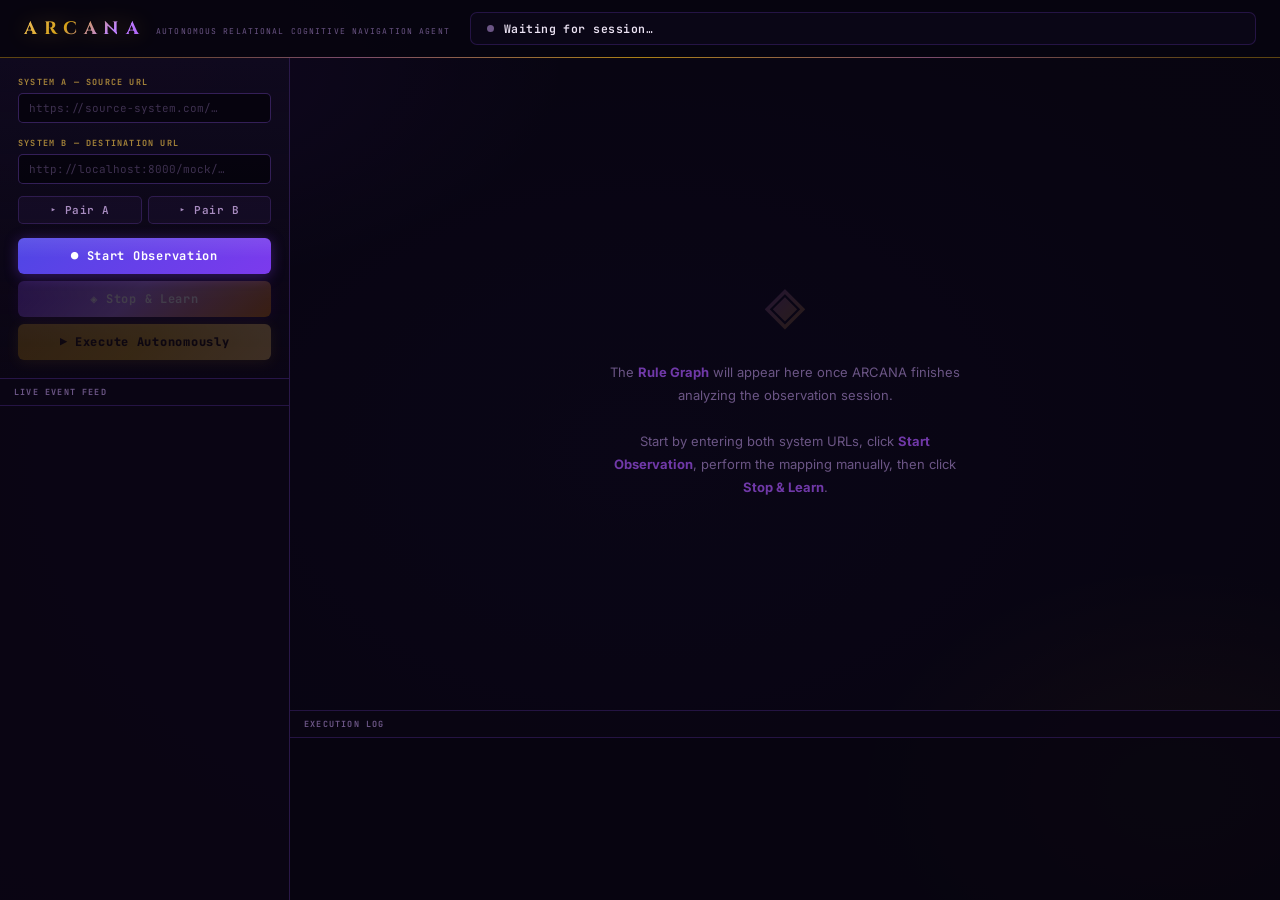
<file: frontend/index.html>
<!DOCTYPE html>
<html lang="en">
<head>
    <meta charset="UTF-8">
    <meta name="viewport" content="width=device-width, initial-scale=1.0">
    <title>ARCANA — Autonomous Relational Cognitive Navigation Agent</title>
    <link rel="preconnect" href="https://fonts.googleapis.com">
    <link rel="preconnect" href="https://fonts.gstatic.com" crossorigin>
    <link href="https://fonts.googleapis.com/css2?family=Cinzel:wght@400;600;700&family=Inter:wght@300;400;500;600&family=JetBrains+Mono:wght@400;600;700&display=swap" rel="stylesheet">
    <link rel="stylesheet" href="style.css">
</head>
<body>
<div id="app">

    <!-- ── Top header + phase status bar ── -->
    <header id="header">
        <div class="brand">
            <span class="brand-name">ARCANA</span>
            <span class="brand-sub">Autonomous Relational Cognitive Navigation Agent</span>
        </div>
        <div id="phase-bar">
            <div class="phase-dot"></div>
            <span id="phase-text">Waiting for session…</span>
        </div>
    </header>

    <!-- ── Two-column main layout ── -->
    <div id="main">

        <!-- ── Left panel: controls + live event feed ── -->
        <aside id="left-panel">
            <div id="controls">

                <span class="ctrl-label">System A — Source URL</span>
                <input
                    id="url-a"
                    class="ctrl-input"
                    type="text"
                    placeholder="https://source-system.com/…"
                    autocomplete="off"
                    spellcheck="false"
                >

                <span class="ctrl-label">System B — Destination URL</span>
                <input
                    id="url-b"
                    class="ctrl-input"
                    type="text"
                    placeholder="http://localhost:8000/mock/…"
                    autocomplete="off"
                    spellcheck="false"
                >

                <!-- Pair presets -->
                <div class="pair-btns">
                    <button id="pair-a-btn" class="btn-pair" title="saucedemo.com → Arca order form">
                        ▸ Pair A
                    </button>
                    <button id="pair-b-btn" class="btn-pair" title="automationexercise.com → Inventory form">
                        ▸ Pair B
                    </button>
                </div>

                <!-- Action buttons -->
                <div class="action-btns">
                    <button id="start-btn" class="btn btn-start">
                        ● Start Observation
                    </button>
                    <button id="learn-btn" class="btn btn-learn" disabled>
                        ◈ Stop &amp; Learn
                    </button>
                    <button id="exec-btn" class="btn btn-execute" disabled>
                        ▶ Execute Autonomously
                    </button>
                </div>

            </div><!-- /controls -->

            <!-- Live event feed -->
            <div id="feed-container">
                <div class="panel-header">Live Event Feed</div>
                <div id="event-feed" role="log" aria-live="polite"></div>
            </div>

        </aside><!-- /left-panel -->

        <!-- ── Right panel: rule graph + execution log ── -->
        <section id="right-panel">

            <!-- Rule Graph — the centrepiece -->
            <div id="rule-graph-panel">
                <div class="empty-state" id="empty-state">
                    <div class="empty-glyph">◈</div>
                    <p>
                        The <strong>Rule Graph</strong> will appear here once ARCANA finishes
                        analyzing the observation session.<br><br>
                        Start by entering both system URLs, click
                        <strong>Start Observation</strong>, perform the mapping manually,
                        then click <strong>Stop &amp; Learn</strong>.
                    </p>
                </div>
            </div>

            <!-- Execution log — shown during Phase III -->
            <div id="exec-panel">
                <div class="panel-header">Execution Log</div>
                <div id="exec-log" role="log" aria-live="polite"></div>
            </div>

        </section><!-- /right-panel -->
    </div><!-- /main -->

    <!-- Narration banner — slides in when ARCANA speaks -->
    <div id="narration-bar" role="status" aria-live="assertive">
        <span class="nar-icon">◉</span>
        <span class="nar-text" id="narration-text"></span>
    </div>

</div><!-- /app -->

<script src="app.js"></script>
</body>
</html>
</file>
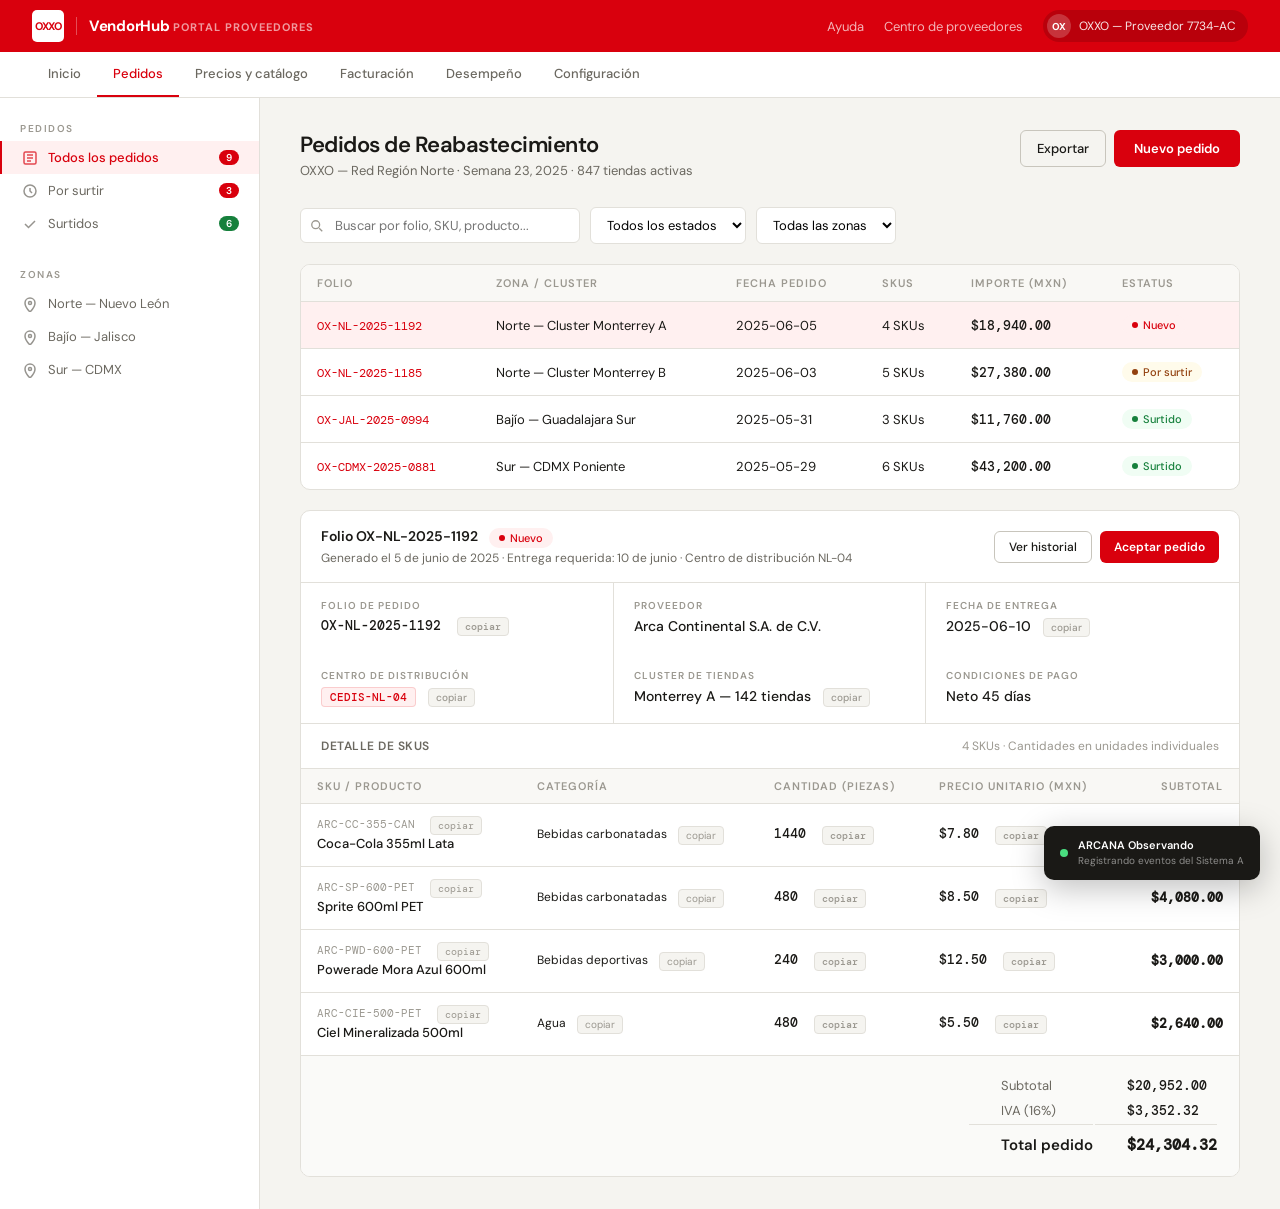
<file: mock_systems/system_a_oxxo.html>
<!DOCTYPE html>
<html lang="es">
<head>
<meta charset="UTF-8">
<meta name="viewport" content="width=device-width, initial-scale=1.0">
<title>OXXO VendorHub — Portal de Pedidos</title>
<link href="https://fonts.googleapis.com/css2?family=DM+Sans:wght@300;400;500;600&family=DM+Mono:wght@400;500&display=swap" rel="stylesheet">
<style>
*{margin:0;padding:0;box-sizing:border-box}
:root{
  --bg:#F5F4F0;
  --surface:#FFFFFF;
  --border:#E2E0DA;
  --border-strong:#C8C5BC;
  --text:#1A1916;
  --text-muted:#6B6860;
  --text-faint:#9B9890;
  --accent:#D9000D;
  --accent-bg:#FFF0F0;
  --accent-dark:#A30009;
  --green:#16803C;
  --green-bg:#F0FDF4;
  --amber:#92400E;
  --amber-bg:#FFFBEB;
  --font:'DM Sans',sans-serif;
  --mono:'DM Mono',monospace;
}
body{font-family:var(--font);background:var(--bg);color:var(--text);font-size:14px;min-height:100vh;}

.topbar{background:#D9000D;color:white;padding:0 32px;height:52px;display:flex;align-items:center;justify-content:space-between;}
.topbar-brand{display:flex;align-items:center;gap:12px;}
.brand-logo{width:32px;height:32px;background:white;border-radius:5px;display:flex;align-items:center;justify-content:center;}
.brand-logo span{color:#D9000D;font-size:11px;font-weight:700;letter-spacing:-0.5px;}
.brand-name{font-size:15px;font-weight:700;color:white;letter-spacing:-0.3px;}
.brand-divider{width:1px;height:18px;background:rgba(255,255,255,0.3);}
.brand-tag{font-size:11px;color:rgba(255,255,255,0.6);letter-spacing:1px;}
.topbar-user{display:flex;align-items:center;gap:20px;}
.topbar-user a{color:rgba(255,255,255,0.7);font-size:13px;text-decoration:none;}
.user-chip{display:flex;align-items:center;gap:8px;background:rgba(0,0,0,0.15);border-radius:100px;padding:4px 12px 4px 4px;}
.user-avatar{width:24px;height:24px;border-radius:50%;background:rgba(255,255,255,0.2);display:flex;align-items:center;justify-content:center;font-size:10px;font-weight:700;color:white;}
.user-name{font-size:12px;color:rgba(255,255,255,0.9);}

.subnav{background:var(--surface);border-bottom:1px solid var(--border);padding:0 32px;display:flex;align-items:center;gap:0;}
.subnav a{display:block;padding:13px 16px;font-size:13px;color:var(--text-muted);text-decoration:none;border-bottom:2px solid transparent;font-weight:500;}
.subnav a.active{color:var(--accent);border-bottom-color:var(--accent);}
.subnav a:hover{color:var(--text);}

.layout{display:grid;grid-template-columns:260px 1fr;min-height:calc(100vh - 88px);}

.sidebar{background:var(--surface);border-right:1px solid var(--border);padding:24px 0;}
.sidebar-section{margin-bottom:28px;}
.sidebar-label{font-size:10px;font-weight:600;color:var(--text-faint);letter-spacing:1.5px;text-transform:uppercase;padding:0 20px;margin-bottom:6px;}
.sidebar-item{display:flex;align-items:center;gap:10px;padding:8px 20px;font-size:13px;color:var(--text-muted);cursor:pointer;border-left:2px solid transparent;}
.sidebar-item:hover{background:var(--bg);color:var(--text);}
.sidebar-item.active{background:var(--accent-bg);color:var(--accent);border-left-color:var(--accent);font-weight:500;}
.sidebar-item .icon{width:16px;height:16px;opacity:0.7;flex-shrink:0;}
.badge{background:var(--accent);color:white;font-size:10px;padding:1px 7px;border-radius:100px;margin-left:auto;font-weight:600;}
.badge.green{background:var(--green);}

.main{padding:32px 40px;background:var(--bg);}
.page-header{display:flex;align-items:flex-start;justify-content:space-between;margin-bottom:28px;}
.page-title{font-size:22px;font-weight:600;letter-spacing:-0.5px;}
.page-sub{font-size:13px;color:var(--text-muted);margin-top:3px;}
.btn-primary{background:var(--accent);color:white;border:none;padding:9px 20px;border-radius:6px;font-size:13px;font-weight:600;cursor:pointer;font-family:var(--font);}
.btn-primary:hover{background:var(--accent-dark);}
.btn-ghost{background:transparent;border:1px solid var(--border-strong);color:var(--text);padding:9px 16px;border-radius:6px;font-size:13px;font-weight:500;cursor:pointer;font-family:var(--font);}

.filters{display:flex;gap:10px;margin-bottom:20px;align-items:center;}
.search-box{flex:1;max-width:280px;position:relative;}
.search-box input{width:100%;padding:8px 12px 8px 34px;border:1px solid var(--border);border-radius:6px;font-size:13px;font-family:var(--font);background:var(--surface);}
.search-box input:focus{outline:none;border-color:var(--accent);box-shadow:0 0 0 3px rgba(217,0,13,0.08);}
.search-icon{position:absolute;left:10px;top:50%;transform:translateY(-50%);color:var(--text-faint);}
.filter-select{padding:8px 12px;border:1px solid var(--border);border-radius:6px;font-size:13px;font-family:var(--font);background:var(--surface);cursor:pointer;}

.orders-card{background:var(--surface);border:1px solid var(--border);border-radius:10px;overflow:hidden;}
.orders-table{width:100%;border-collapse:collapse;}
.orders-table th{background:#F9F8F5;padding:11px 16px;text-align:left;font-size:11px;font-weight:600;color:var(--text-faint);letter-spacing:1px;text-transform:uppercase;border-bottom:1px solid var(--border);}
.orders-table td{padding:13px 16px;border-bottom:1px solid var(--border);font-size:13px;vertical-align:middle;}
.orders-table tr:last-child td{border-bottom:none;}
.orders-table tr:hover td{background:#FAFAF8;cursor:pointer;}
.orders-table tr.selected td{background:var(--accent-bg);}
.status-pill{display:inline-flex;align-items:center;gap:5px;padding:3px 10px;border-radius:100px;font-size:11px;font-weight:500;}
.status-pill.pending{background:var(--amber-bg);color:var(--amber);}
.status-pill.confirmed{background:var(--green-bg);color:var(--green);}
.status-pill.new{background:var(--accent-bg);color:var(--accent);}
.status-dot{width:6px;height:6px;border-radius:50%;background:currentColor;}
.order-id{font-family:var(--mono);font-size:12px;color:var(--accent);}
.amount{font-family:var(--mono);font-size:13px;font-weight:500;}

.detail-panel{background:var(--surface);border:1px solid var(--border);border-radius:10px;margin-top:20px;overflow:hidden;}
.detail-header{padding:16px 20px;border-bottom:1px solid var(--border);display:flex;align-items:center;justify-content:space-between;}
.detail-title{font-size:14px;font-weight:600;}
.detail-sub{font-size:12px;color:var(--text-muted);margin-top:2px;}
.detail-actions{display:flex;gap:8px;}
.detail-grid{display:grid;grid-template-columns:1fr 1fr 1fr;gap:0;border-bottom:1px solid var(--border);}
.detail-field{padding:16px 20px;border-right:1px solid var(--border);}
.detail-field:nth-child(3n){border-right:none;}
.field-label{font-size:10px;font-weight:600;color:var(--text-faint);letter-spacing:1px;text-transform:uppercase;margin-bottom:5px;}
.field-value{font-size:14px;font-weight:500;}
.field-value.mono{font-family:var(--mono);font-size:13px;}
.items-header{padding:14px 20px;border-bottom:1px solid var(--border);display:flex;align-items:center;justify-content:space-between;}
.items-label{font-size:12px;font-weight:600;color:var(--text-muted);letter-spacing:0.5px;text-transform:uppercase;}
.items-table{width:100%;border-collapse:collapse;}
.items-table th{background:#F9F8F5;padding:10px 16px;text-align:left;font-size:11px;font-weight:600;color:var(--text-faint);letter-spacing:1px;text-transform:uppercase;}
.items-table th:last-child,.items-table td:last-child{text-align:right;}
.items-table td{padding:12px 16px;border-top:1px solid var(--border);font-size:13px;}
.item-sku{font-family:var(--mono);font-size:11px;color:var(--text-faint);}
.item-name{font-weight:500;margin-bottom:2px;}
.qty-cell,.price-cell,.total-cell{font-family:var(--mono);font-weight:500;}
.total-cell{font-weight:600;}
.totals-row{display:flex;justify-content:flex-end;padding:16px 20px;border-top:1px solid var(--border);background:#FAFAF8;}
.totals-table tr td{padding:3px 0 3px 32px;font-size:13px;color:var(--text-muted);}
.totals-table tr td:last-child{font-family:var(--mono);font-weight:500;color:var(--text);}
.totals-table tr.grand td{color:var(--text);font-weight:600;font-size:15px;border-top:1px solid var(--border);padding-top:10px;}

.copy-hint{display:inline-flex;align-items:center;gap:4px;font-size:10px;color:var(--text-faint);background:var(--bg);padding:2px 7px;border-radius:4px;border:1px solid var(--border);margin-left:8px;cursor:pointer;vertical-align:middle;}
.copy-hint:hover{border-color:var(--accent);color:var(--accent);}

/* OXXO-specific: store code tag */
.store-code{display:inline-block;background:#FFF0F0;color:var(--accent);font-family:var(--mono);font-size:11px;padding:2px 8px;border-radius:4px;border:1px solid rgba(217,0,13,0.15);}

.observer-badge{position:fixed;bottom:20px;right:20px;background:var(--text);color:white;border-radius:10px;padding:12px 16px;font-size:12px;display:flex;align-items:center;gap:10px;box-shadow:0 8px 32px rgba(0,0,0,0.25);z-index:100;}
.observer-dot{width:8px;height:8px;border-radius:50%;background:#4ADE80;animation:obs-pulse 1.5s ease-in-out infinite;}
@keyframes obs-pulse{0%,100%{opacity:1;box-shadow:0 0 0 0 rgba(74,222,128,0.5)}50%{opacity:0.8;box-shadow:0 0 0 5px rgba(74,222,128,0)}}
.observer-text strong{display:block;font-weight:600;font-size:11px;}
.observer-text span{color:rgba(255,255,255,0.5);font-size:10px;}
</style>
</head>
<body>

<div class="topbar">
  <div class="topbar-brand">
    <div class="brand-logo"><span>OXXO</span></div>
    <div class="brand-divider"></div>
    <div>
      <div class="brand-name">VendorHub <span class="brand-tag">PORTAL PROVEEDORES</span></div>
    </div>
  </div>
  <div class="topbar-user">
    <a href="#">Ayuda</a>
    <a href="#">Centro de proveedores</a>
    <div class="user-chip">
      <div class="user-avatar">OX</div>
      <div class="user-name">OXXO — Proveedor 7734-AC</div>
    </div>
  </div>
</div>

<nav class="subnav">
  <a href="#">Inicio</a>
  <a href="#" class="active">Pedidos</a>
  <a href="#">Precios y catálogo</a>
  <a href="#">Facturación</a>
  <a href="#">Desempeño</a>
  <a href="#">Configuración</a>
</nav>

<div class="layout">
  <aside class="sidebar">
    <div class="sidebar-section">
      <div class="sidebar-label">Pedidos</div>
      <div class="sidebar-item active">
        <svg class="icon" viewBox="0 0 16 16" fill="none" stroke="currentColor" stroke-width="1.5"><rect x="2" y="2" width="12" height="12" rx="1.5"/><path d="M5 8h6M5 5h6M5 11h4"/></svg>
        Todos los pedidos <span class="badge">9</span>
      </div>
      <div class="sidebar-item">
        <svg class="icon" viewBox="0 0 16 16" fill="none" stroke="currentColor" stroke-width="1.5"><circle cx="8" cy="8" r="6"/><path d="M8 5v3l2 2"/></svg>
        Por surtir <span class="badge">3</span>
      </div>
      <div class="sidebar-item">
        <svg class="icon" viewBox="0 0 16 16" fill="none" stroke="currentColor" stroke-width="1.5"><path d="M13 5L6.5 11.5 3 8"/></svg>
        Surtidos <span class="badge green">6</span>
      </div>
    </div>
    <div class="sidebar-section">
      <div class="sidebar-label">Zonas</div>
      <div class="sidebar-item">
        <svg class="icon" viewBox="0 0 16 16" fill="none" stroke="currentColor" stroke-width="1.5"><path d="M8 2C5.2 2 3 4.2 3 7c0 4 5 9 5 9s5-5 5-9c0-2.8-2.2-5-5-5z"/><circle cx="8" cy="7" r="1.5"/></svg>
        Norte — Nuevo León
      </div>
      <div class="sidebar-item">
        <svg class="icon" viewBox="0 0 16 16" fill="none" stroke="currentColor" stroke-width="1.5"><path d="M8 2C5.2 2 3 4.2 3 7c0 4 5 9 5 9s5-5 5-9c0-2.8-2.2-5-5-5z"/><circle cx="8" cy="7" r="1.5"/></svg>
        Bajío — Jalisco
      </div>
      <div class="sidebar-item">
        <svg class="icon" viewBox="0 0 16 16" fill="none" stroke="currentColor" stroke-width="1.5"><path d="M8 2C5.2 2 3 4.2 3 7c0 4 5 9 5 9s5-5 5-9c0-2.8-2.2-5-5-5z"/><circle cx="8" cy="7" r="1.5"/></svg>
        Sur — CDMX
      </div>
    </div>
  </aside>

  <main class="main">
    <div class="page-header">
      <div>
        <div class="page-title">Pedidos de Reabastecimiento</div>
        <div class="page-sub">OXXO — Red Región Norte · Semana 23, 2025 · 847 tiendas activas</div>
      </div>
      <div style="display:flex;gap:8px;">
        <button class="btn-ghost">Exportar</button>
        <button class="btn-primary">Nuevo pedido</button>
      </div>
    </div>

    <div class="filters">
      <div class="search-box">
        <svg class="search-icon" width="14" height="14" viewBox="0 0 16 16" fill="none" stroke="currentColor" stroke-width="1.5"><circle cx="6.5" cy="6.5" r="4.5"/><path d="M10.5 10.5L14 14"/></svg>
        <input type="text" placeholder="Buscar por folio, SKU, producto...">
      </div>
      <select class="filter-select">
        <option>Todos los estados</option>
        <option>Nuevo</option>
        <option>Por surtir</option>
        <option>Surtido</option>
      </select>
      <select class="filter-select">
        <option>Todas las zonas</option>
        <option>Norte</option>
        <option>Bajío</option>
        <option>Sur</option>
      </select>
    </div>

    <div class="orders-card">
      <table class="orders-table">
        <thead>
          <tr>
            <th>Folio</th>
            <th>Zona / Cluster</th>
            <th>Fecha pedido</th>
            <th>SKUs</th>
            <th>Importe (MXN)</th>
            <th>Estatus</th>
          </tr>
        </thead>
        <tbody>
          <tr class="selected">
            <td><span class="order-id">OX-NL-2025-1192</span></td>
            <td>Norte — Cluster Monterrey A</td>
            <td>2025-06-05</td>
            <td>4 SKUs</td>
            <td><span class="amount">$18,940.00</span></td>
            <td><span class="status-pill new"><span class="status-dot"></span>Nuevo</span></td>
          </tr>
          <tr>
            <td><span class="order-id">OX-NL-2025-1185</span></td>
            <td>Norte — Cluster Monterrey B</td>
            <td>2025-06-03</td>
            <td>5 SKUs</td>
            <td><span class="amount">$27,380.00</span></td>
            <td><span class="status-pill pending"><span class="status-dot"></span>Por surtir</span></td>
          </tr>
          <tr>
            <td><span class="order-id">OX-JAL-2025-0994</span></td>
            <td>Bajío — Guadalajara Sur</td>
            <td>2025-05-31</td>
            <td>3 SKUs</td>
            <td><span class="amount">$11,760.00</span></td>
            <td><span class="status-pill confirmed"><span class="status-dot"></span>Surtido</span></td>
          </tr>
          <tr>
            <td><span class="order-id">OX-CDMX-2025-0881</span></td>
            <td>Sur — CDMX Poniente</td>
            <td>2025-05-29</td>
            <td>6 SKUs</td>
            <td><span class="amount">$43,200.00</span></td>
            <td><span class="status-pill confirmed"><span class="status-dot"></span>Surtido</span></td>
          </tr>
        </tbody>
      </table>
    </div>

    <!-- DETAIL: OX-NL-2025-1192 -->
    <div class="detail-panel">
      <div class="detail-header">
        <div>
          <div class="detail-title">
            Folio OX-NL-2025-1192
            <span class="status-pill new" style="margin-left:8px;font-size:11px;"><span class="status-dot"></span>Nuevo</span>
          </div>
          <div class="detail-sub">Generado el 5 de junio de 2025 · Entrega requerida: 10 de junio · Centro de distribución NL-04</div>
        </div>
        <div class="detail-actions">
          <button class="btn-ghost" style="font-size:12px;padding:7px 14px;">Ver historial</button>
          <button class="btn-primary" style="font-size:12px;padding:7px 14px;">Aceptar pedido</button>
        </div>
      </div>

      <div class="detail-grid">
        <div class="detail-field">
          <div class="field-label">Folio de pedido</div>
          <div class="field-value mono">OX-NL-2025-1192 <span class="copy-hint" onclick="copyField('OX-NL-2025-1192')">copiar</span></div>
        </div>
        <div class="detail-field">
          <div class="field-label">Proveedor</div>
          <div class="field-value">Arca Continental S.A. de C.V.</div>
        </div>
        <div class="detail-field">
          <div class="field-label">Fecha de entrega</div>
          <div class="field-value">2025-06-10 <span class="copy-hint" onclick="copyField('2025-06-10')">copiar</span></div>
        </div>
        <div class="detail-field">
          <div class="field-label">Centro de distribución</div>
          <div class="field-value"><span class="store-code">CEDIS-NL-04</span> <span class="copy-hint" onclick="copyField('CEDIS-NL-04')">copiar</span></div>
        </div>
        <div class="detail-field">
          <div class="field-label">Cluster de tiendas</div>
          <div class="field-value">Monterrey A — 142 tiendas <span class="copy-hint" onclick="copyField('Monterrey A')">copiar</span></div>
        </div>
        <div class="detail-field">
          <div class="field-label">Condiciones de pago</div>
          <div class="field-value">Neto 45 días</div>
        </div>
      </div>

      <div class="items-header">
        <span class="items-label">Detalle de SKUs</span>
        <span style="font-size:12px;color:var(--text-faint);">4 SKUs · Cantidades en unidades individuales</span>
      </div>

      <table class="items-table">
        <thead>
          <tr>
            <th>SKU / Producto</th>
            <th>Categoría</th>
            <th>Cantidad (piezas)</th>
            <th>Precio unitario (MXN)</th>
            <th>Subtotal</th>
          </tr>
        </thead>
        <tbody>
          <tr>
            <td>
              <div class="item-sku">ARC-CC-355-CAN <span class="copy-hint" onclick="copyField('ARC-CC-355-CAN')">copiar</span></div>
              <div class="item-name">Coca-Cola 355ml Lata</div>
            </td>
            <td><span style="font-size:12px;">Bebidas carbonatadas <span class="copy-hint" onclick="copyField('Bebidas carbonatadas')">copiar</span></span></td>
            <td class="qty-cell">1440 <span class="copy-hint" onclick="copyField('1440')">copiar</span></td>
            <td class="price-cell">$7.80 <span class="copy-hint" onclick="copyField('7.80')">copiar</span></td>
            <td class="total-cell">$11,232.00</td>
          </tr>
          <tr>
            <td>
              <div class="item-sku">ARC-SP-600-PET <span class="copy-hint" onclick="copyField('ARC-SP-600-PET')">copiar</span></div>
              <div class="item-name">Sprite 600ml PET</div>
            </td>
            <td><span style="font-size:12px;">Bebidas carbonatadas <span class="copy-hint" onclick="copyField('Bebidas carbonatadas')">copiar</span></span></td>
            <td class="qty-cell">480 <span class="copy-hint" onclick="copyField('480')">copiar</span></td>
            <td class="price-cell">$8.50 <span class="copy-hint" onclick="copyField('8.50')">copiar</span></td>
            <td class="total-cell">$4,080.00</td>
          </tr>
          <tr>
            <td>
              <div class="item-sku">ARC-PWD-600-PET <span class="copy-hint" onclick="copyField('ARC-PWD-600-PET')">copiar</span></div>
              <div class="item-name">Powerade Mora Azul 600ml</div>
            </td>
            <td><span style="font-size:12px;">Bebidas deportivas <span class="copy-hint" onclick="copyField('Bebidas deportivas')">copiar</span></span></td>
            <td class="qty-cell">240 <span class="copy-hint" onclick="copyField('240')">copiar</span></td>
            <td class="price-cell">$12.50 <span class="copy-hint" onclick="copyField('12.50')">copiar</span></td>
            <td class="total-cell">$3,000.00</td>
          </tr>
          <tr>
            <td>
              <div class="item-sku">ARC-CIE-500-PET <span class="copy-hint" onclick="copyField('ARC-CIE-500-PET')">copiar</span></div>
              <div class="item-name">Ciel Mineralizada 500ml</div>
            </td>
            <td><span style="font-size:12px;">Agua <span class="copy-hint" onclick="copyField('Agua')">copiar</span></span></td>
            <td class="qty-cell">480 <span class="copy-hint" onclick="copyField('480')">copiar</span></td>
            <td class="price-cell">$5.50 <span class="copy-hint" onclick="copyField('5.50')">copiar</span></td>
            <td class="total-cell">$2,640.00</td>
          </tr>
        </tbody>
      </table>

      <div class="totals-row">
        <table class="totals-table">
          <tr><td>Subtotal</td><td>$20,952.00</td></tr>
          <tr><td>IVA (16%)</td><td>$3,352.32</td></tr>
          <tr class="grand"><td>Total pedido</td><td>$24,304.32</td></tr>
        </table>
      </div>
    </div>
  </main>
</div>

<div class="observer-badge">
  <div class="observer-dot"></div>
  <div class="observer-text">
    <strong>ARCANA Observando</strong>
    <span>Registrando eventos del Sistema A</span>
  </div>
</div>

<script>
function copyField(val) {
  navigator.clipboard.writeText(val).catch(() => {
    const el = document.createElement('textarea');
    el.value = val;
    document.body.appendChild(el);
    el.select();
    document.execCommand('copy');
    document.body.removeChild(el);
  });
  console.log('[ARCANA · System A · OXXO] copy →', val);
  const btn = window.event?.target;
  if (btn) {
    const orig = btn.textContent;
    btn.textContent = '✓';
    btn.style.color = 'var(--green)';
    setTimeout(() => { btn.textContent = orig; btn.style.color = ''; }, 1200);
  }
}
document.addEventListener('copy', (e) => {
  const sel = window.getSelection()?.toString();
  if (sel) console.log('[ARCANA · System A · OXXO] selection copy →', sel.trim());
});
</script>
</body>
</html>
</file>
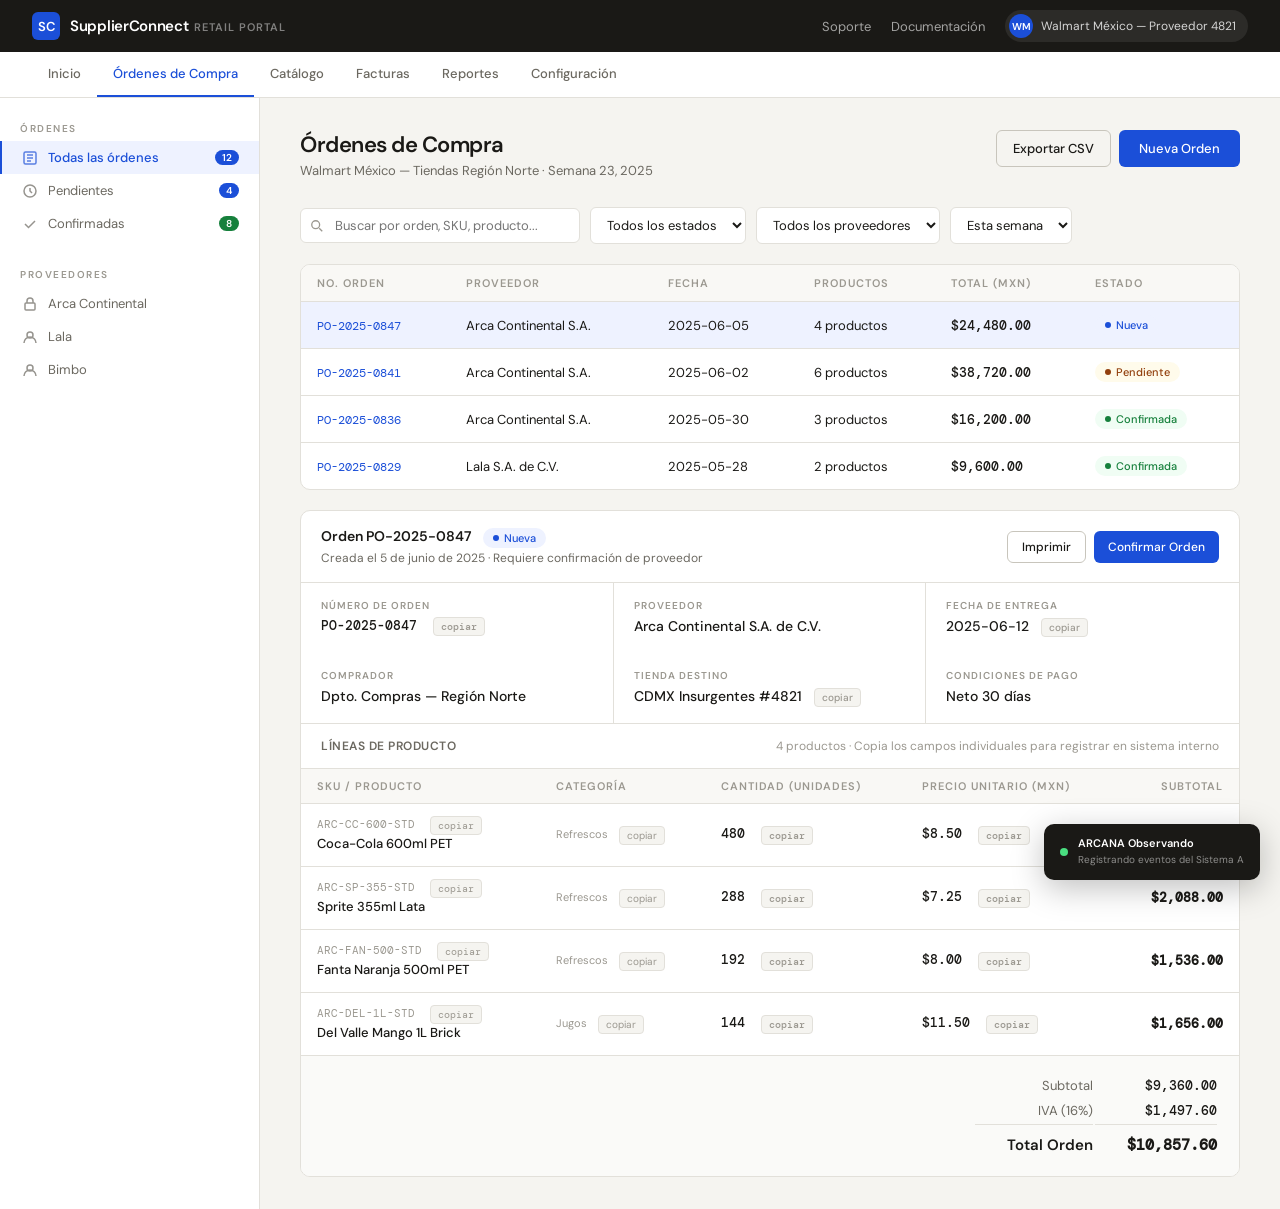
<file: mock_systems/system_a_portal.html>
<!DOCTYPE html>
<html lang="es">
<head>
<meta charset="UTF-8">
<meta name="viewport" content="width=device-width, initial-scale=1.0">
<title>SupplierConnect — Portal de Órdenes de Compra</title>
<link href="https://fonts.googleapis.com/css2?family=DM+Sans:wght@300;400;500;600&family=DM+Mono:wght@400;500&display=swap" rel="stylesheet">
<style>
*{margin:0;padding:0;box-sizing:border-box}
:root{
  --bg:#F5F4F0;
  --surface:#FFFFFF;
  --border:#E2E0DA;
  --border-strong:#C8C5BC;
  --text:#1A1916;
  --text-muted:#6B6860;
  --text-faint:#9B9890;
  --accent:#1B4FD8;
  --accent-bg:#EEF2FF;
  --green:#16803C;
  --green-bg:#F0FDF4;
  --amber:#92400E;
  --amber-bg:#FFFBEB;
  --red:#991B1B;
  --red-bg:#FEF2F2;
  --font:'DM Sans',sans-serif;
  --mono:'DM Mono',monospace;
}
body{font-family:var(--font);background:var(--bg);color:var(--text);font-size:14px;min-height:100vh;}

/* TOP NAV */
.topbar{background:var(--text);color:white;padding:0 32px;height:52px;display:flex;align-items:center;justify-content:space-between;}
.topbar-brand{display:flex;align-items:center;gap:10px;}
.brand-logo{width:28px;height:28px;background:#1B4FD8;border-radius:6px;display:flex;align-items:center;justify-content:center;}
.brand-logo span{color:white;font-size:13px;font-weight:600;}
.brand-name{font-size:15px;font-weight:600;color:white;letter-spacing:-0.3px;}
.brand-tag{font-size:11px;color:rgba(255,255,255,0.45);letter-spacing:1px;margin-left:2px;}
.topbar-user{display:flex;align-items:center;gap:20px;}
.topbar-user a{color:rgba(255,255,255,0.6);font-size:13px;text-decoration:none;}
.user-chip{display:flex;align-items:center;gap:8px;background:rgba(255,255,255,0.08);border-radius:100px;padding:4px 12px 4px 4px;}
.user-avatar{width:24px;height:24px;border-radius:50%;background:#1B4FD8;display:flex;align-items:center;justify-content:center;font-size:10px;font-weight:600;color:white;}
.user-name{font-size:12px;color:rgba(255,255,255,0.8);}

/* SUBNAV */
.subnav{background:var(--surface);border-bottom:1px solid var(--border);padding:0 32px;display:flex;align-items:center;gap:0;}
.subnav a{display:block;padding:13px 16px;font-size:13px;color:var(--text-muted);text-decoration:none;border-bottom:2px solid transparent;font-weight:500;}
.subnav a.active{color:var(--accent);border-bottom-color:var(--accent);}
.subnav a:hover{color:var(--text);}

/* LAYOUT */
.layout{display:grid;grid-template-columns:260px 1fr;min-height:calc(100vh - 88px);}

/* SIDEBAR */
.sidebar{background:var(--surface);border-right:1px solid var(--border);padding:24px 0;}
.sidebar-section{margin-bottom:28px;}
.sidebar-label{font-size:10px;font-weight:600;color:var(--text-faint);letter-spacing:1.5px;text-transform:uppercase;padding:0 20px;margin-bottom:6px;}
.sidebar-item{display:flex;align-items:center;gap:10px;padding:8px 20px;font-size:13px;color:var(--text-muted);cursor:pointer;border-left:2px solid transparent;}
.sidebar-item:hover{background:var(--bg);color:var(--text);}
.sidebar-item.active{background:var(--accent-bg);color:var(--accent);border-left-color:var(--accent);font-weight:500;}
.sidebar-item .icon{width:16px;height:16px;opacity:0.7;flex-shrink:0;}
.badge{background:var(--accent);color:white;font-size:10px;padding:1px 7px;border-radius:100px;margin-left:auto;font-weight:600;}
.badge.green{background:var(--green);}

/* MAIN */
.main{padding:32px 40px;background:var(--bg);}

.page-header{display:flex;align-items:flex-start;justify-content:space-between;margin-bottom:28px;}
.page-title{font-size:22px;font-weight:600;letter-spacing:-0.5px;color:var(--text);}
.page-sub{font-size:13px;color:var(--text-muted);margin-top:3px;}
.btn-primary{background:var(--accent);color:white;border:none;padding:9px 20px;border-radius:6px;font-size:13px;font-weight:500;cursor:pointer;font-family:var(--font);}
.btn-primary:hover{background:#1641B8;}
.btn-ghost{background:transparent;border:1px solid var(--border-strong);color:var(--text);padding:9px 16px;border-radius:6px;font-size:13px;font-weight:500;cursor:pointer;font-family:var(--font);}

/* FILTERS */
.filters{display:flex;gap:10px;margin-bottom:20px;align-items:center;}
.search-box{flex:1;max-width:280px;position:relative;}
.search-box input{width:100%;padding:8px 12px 8px 34px;border:1px solid var(--border);border-radius:6px;font-size:13px;font-family:var(--font);background:var(--surface);color:var(--text);}
.search-box input:focus{outline:none;border-color:var(--accent);box-shadow:0 0 0 3px rgba(27,79,216,0.08);}
.search-icon{position:absolute;left:10px;top:50%;transform:translateY(-50%);color:var(--text-faint);}
.filter-select{padding:8px 12px;border:1px solid var(--border);border-radius:6px;font-size:13px;font-family:var(--font);background:var(--surface);color:var(--text);cursor:pointer;}

/* ORDERS TABLE */
.orders-card{background:var(--surface);border:1px solid var(--border);border-radius:10px;overflow:hidden;}
.orders-table{width:100%;border-collapse:collapse;}
.orders-table th{background:#F9F8F5;padding:11px 16px;text-align:left;font-size:11px;font-weight:600;color:var(--text-faint);letter-spacing:1px;text-transform:uppercase;border-bottom:1px solid var(--border);}
.orders-table td{padding:13px 16px;border-bottom:1px solid var(--border);font-size:13px;vertical-align:middle;}
.orders-table tr:last-child td{border-bottom:none;}
.orders-table tr:hover td{background:#FAFAF8;cursor:pointer;}
.orders-table tr.selected td{background:var(--accent-bg);}

.status-pill{display:inline-flex;align-items:center;gap:5px;padding:3px 10px;border-radius:100px;font-size:11px;font-weight:500;}
.status-pill.pending{background:var(--amber-bg);color:var(--amber);}
.status-pill.confirmed{background:var(--green-bg);color:var(--green);}
.status-pill.new{background:var(--accent-bg);color:var(--accent);}
.status-dot{width:6px;height:6px;border-radius:50%;background:currentColor;}

.order-id{font-family:var(--mono);font-size:12px;color:var(--accent);}
.amount{font-family:var(--mono);font-size:13px;font-weight:500;}

/* DETAIL PANEL */
.detail-panel{background:var(--surface);border:1px solid var(--border);border-radius:10px;margin-top:20px;overflow:hidden;}
.detail-header{padding:16px 20px;border-bottom:1px solid var(--border);display:flex;align-items:center;justify-content:space-between;}
.detail-title{font-size:14px;font-weight:600;color:var(--text);}
.detail-sub{font-size:12px;color:var(--text-muted);margin-top:2px;}
.detail-actions{display:flex;gap:8px;}

.detail-grid{display:grid;grid-template-columns:1fr 1fr 1fr;gap:0;border-bottom:1px solid var(--border);}
.detail-field{padding:16px 20px;border-right:1px solid var(--border);}
.detail-field:last-child{border-right:none;}
.detail-field:nth-child(3n){border-right:none;}
.field-label{font-size:10px;font-weight:600;color:var(--text-faint);letter-spacing:1px;text-transform:uppercase;margin-bottom:5px;}
.field-value{font-size:14px;color:var(--text);font-weight:500;}
.field-value.mono{font-family:var(--mono);font-size:13px;}
.field-value.large{font-size:18px;font-weight:600;color:var(--text);}

/* ITEMS TABLE */
.items-header{padding:14px 20px;border-bottom:1px solid var(--border);display:flex;align-items:center;justify-content:space-between;}
.items-label{font-size:12px;font-weight:600;color:var(--text-muted);letter-spacing:0.5px;text-transform:uppercase;}
.items-table{width:100%;border-collapse:collapse;}
.items-table th{background:#F9F8F5;padding:10px 16px;text-align:left;font-size:11px;font-weight:600;color:var(--text-faint);letter-spacing:1px;text-transform:uppercase;}
.items-table th:last-child,.items-table td:last-child{text-align:right;}
.items-table td{padding:12px 16px;border-top:1px solid var(--border);font-size:13px;}
.item-sku{font-family:var(--mono);font-size:11px;color:var(--text-faint);}
.item-name{font-weight:500;color:var(--text);margin-bottom:2px;}
.item-cat{font-size:11px;color:var(--text-faint);}
.qty-cell{font-family:var(--mono);font-weight:500;}
.price-cell{font-family:var(--mono);font-weight:500;}
.total-cell{font-family:var(--mono);font-weight:600;}

/* TOTALS */
.totals-row{display:flex;justify-content:flex-end;padding:16px 20px;border-top:1px solid var(--border);background:#FAFAF8;}
.totals-table{text-align:right;}
.totals-table tr td{padding:3px 0 3px 32px;font-size:13px;color:var(--text-muted);}
.totals-table tr td:last-child{font-family:var(--mono);font-weight:500;color:var(--text);}
.totals-table tr.grand td{color:var(--text);font-weight:600;font-size:15px;border-top:1px solid var(--border);padding-top:10px;}

.copy-hint{display:inline-flex;align-items:center;gap:4px;font-size:10px;color:var(--text-faint);background:var(--bg);padding:2px 7px;border-radius:4px;border:1px solid var(--border);margin-left:8px;cursor:pointer;vertical-align:middle;}
.copy-hint:hover{border-color:var(--accent);color:var(--accent);}

/* ARCANA OBSERVER BADGE */
.observer-badge{
  position:fixed;bottom:20px;right:20px;
  background:var(--text);color:white;
  border-radius:10px;padding:12px 16px;
  font-size:12px;display:flex;align-items:center;gap:10px;
  box-shadow:0 8px 32px rgba(0,0,0,0.25);
  z-index:100;
}
.observer-dot{width:8px;height:8px;border-radius:50%;background:#4ADE80;animation:obs-pulse 1.5s ease-in-out infinite;}
@keyframes obs-pulse{0%,100%{opacity:1;box-shadow:0 0 0 0 rgba(74,222,128,0.5)}50%{opacity:0.8;box-shadow:0 0 0 5px rgba(74,222,128,0)}}
.observer-text{line-height:1.4;}
.observer-text strong{display:block;font-weight:600;font-size:11px;}
.observer-text span{color:rgba(255,255,255,0.5);font-size:10px;}
</style>
</head>
<body>

<div class="topbar">
  <div class="topbar-brand">
    <div class="brand-logo"><span>SC</span></div>
    <div>
      <div class="brand-name">SupplierConnect <span class="brand-tag">RETAIL PORTAL</span></div>
    </div>
  </div>
  <div class="topbar-user">
    <a href="#">Soporte</a>
    <a href="#">Documentación</a>
    <div class="user-chip">
      <div class="user-avatar">WM</div>
      <div class="user-name">Walmart México — Proveedor 4821</div>
    </div>
  </div>
</div>

<nav class="subnav">
  <a href="#">Inicio</a>
  <a href="#" class="active">Órdenes de Compra</a>
  <a href="#">Catálogo</a>
  <a href="#">Facturas</a>
  <a href="#">Reportes</a>
  <a href="#">Configuración</a>
</nav>

<div class="layout">
  <aside class="sidebar">
    <div class="sidebar-section">
      <div class="sidebar-label">Órdenes</div>
      <div class="sidebar-item active">
        <svg class="icon" viewBox="0 0 16 16" fill="none" stroke="currentColor" stroke-width="1.5"><rect x="2" y="2" width="12" height="12" rx="1.5"/><path d="M5 8h6M5 5h6M5 11h4"/></svg>
        Todas las órdenes <span class="badge">12</span>
      </div>
      <div class="sidebar-item">
        <svg class="icon" viewBox="0 0 16 16" fill="none" stroke="currentColor" stroke-width="1.5"><circle cx="8" cy="8" r="6"/><path d="M8 5v3l2 2"/></svg>
        Pendientes <span class="badge">4</span>
      </div>
      <div class="sidebar-item">
        <svg class="icon" viewBox="0 0 16 16" fill="none" stroke="currentColor" stroke-width="1.5"><path d="M13 5L6.5 11.5 3 8"/></svg>
        Confirmadas <span class="badge green">8</span>
      </div>
    </div>
    <div class="sidebar-section">
      <div class="sidebar-label">Proveedores</div>
      <div class="sidebar-item">
        <svg class="icon" viewBox="0 0 16 16" fill="none" stroke="currentColor" stroke-width="1.5"><rect x="3" y="7" width="10" height="7" rx="1"/><path d="M5 7V5a3 3 0 016 0v2"/></svg>
        Arca Continental
      </div>
      <div class="sidebar-item">
        <svg class="icon" viewBox="0 0 16 16" fill="none" stroke="currentColor" stroke-width="1.5"><circle cx="8" cy="6" r="3"/><path d="M2 14c0-3.3 2.7-6 6-6s6 2.7 6 6"/></svg>
        Lala
      </div>
      <div class="sidebar-item">
        <svg class="icon" viewBox="0 0 16 16" fill="none" stroke="currentColor" stroke-width="1.5"><circle cx="8" cy="6" r="3"/><path d="M2 14c0-3.3 2.7-6 6-6s6 2.7 6 6"/></svg>
        Bimbo
      </div>
    </div>
  </aside>

  <main class="main">
    <div class="page-header">
      <div>
        <div class="page-title">Órdenes de Compra</div>
        <div class="page-sub">Walmart México — Tiendas Región Norte · Semana 23, 2025</div>
      </div>
      <div style="display:flex;gap:8px;">
        <button class="btn-ghost">Exportar CSV</button>
        <button class="btn-primary">Nueva Orden</button>
      </div>
    </div>

    <div class="filters">
      <div class="search-box">
        <svg class="search-icon" width="14" height="14" viewBox="0 0 16 16" fill="none" stroke="currentColor" stroke-width="1.5"><circle cx="6.5" cy="6.5" r="4.5"/><path d="M10.5 10.5L14 14"/></svg>
        <input type="text" placeholder="Buscar por orden, SKU, producto...">
      </div>
      <select class="filter-select">
        <option>Todos los estados</option>
        <option>Nueva</option>
        <option>Pendiente</option>
        <option>Confirmada</option>
      </select>
      <select class="filter-select">
        <option>Todos los proveedores</option>
        <option>Arca Continental</option>
      </select>
      <select class="filter-select">
        <option>Esta semana</option>
        <option>Este mes</option>
      </select>
    </div>

    <div class="orders-card">
      <table class="orders-table">
        <thead>
          <tr>
            <th>No. Orden</th>
            <th>Proveedor</th>
            <th>Fecha</th>
            <th>Productos</th>
            <th>Total (MXN)</th>
            <th>Estado</th>
          </tr>
        </thead>
        <tbody>
          <tr class="selected" onclick="showDetail('PO-2025-0847')">
            <td><span class="order-id">PO-2025-0847</span></td>
            <td>Arca Continental S.A.</td>
            <td>2025-06-05</td>
            <td>4 productos</td>
            <td><span class="amount">$24,480.00</span></td>
            <td><span class="status-pill new"><span class="status-dot"></span>Nueva</span></td>
          </tr>
          <tr onclick="showDetail('PO-2025-0841')">
            <td><span class="order-id">PO-2025-0841</span></td>
            <td>Arca Continental S.A.</td>
            <td>2025-06-02</td>
            <td>6 productos</td>
            <td><span class="amount">$38,720.00</span></td>
            <td><span class="status-pill pending"><span class="status-dot"></span>Pendiente</span></td>
          </tr>
          <tr onclick="showDetail('PO-2025-0836')">
            <td><span class="order-id">PO-2025-0836</span></td>
            <td>Arca Continental S.A.</td>
            <td>2025-05-30</td>
            <td>3 productos</td>
            <td><span class="amount">$16,200.00</span></td>
            <td><span class="status-pill confirmed"><span class="status-dot"></span>Confirmada</span></td>
          </tr>
          <tr>
            <td><span class="order-id">PO-2025-0829</span></td>
            <td>Lala S.A. de C.V.</td>
            <td>2025-05-28</td>
            <td>2 productos</td>
            <td><span class="amount">$9,600.00</span></td>
            <td><span class="status-pill confirmed"><span class="status-dot"></span>Confirmada</span></td>
          </tr>
        </tbody>
      </table>
    </div>

    <!-- DETAIL PANEL — PO-2025-0847 -->
    <div class="detail-panel" id="detail-panel">
      <div class="detail-header">
        <div>
          <div class="detail-title">Orden PO-2025-0847 <span class="status-pill new" style="margin-left:8px;font-size:11px;"><span class="status-dot"></span>Nueva</span></div>
          <div class="detail-sub">Creada el 5 de junio de 2025 · Requiere confirmación de proveedor</div>
        </div>
        <div class="detail-actions">
          <button class="btn-ghost" style="font-size:12px;padding:7px 14px;">Imprimir</button>
          <button class="btn-primary" style="font-size:12px;padding:7px 14px;">Confirmar Orden</button>
        </div>
      </div>

      <div class="detail-grid">
        <div class="detail-field">
          <div class="field-label">Número de Orden</div>
          <div class="field-value mono" id="f-order-id">PO-2025-0847 <span class="copy-hint" onclick="copyField('PO-2025-0847')">copiar</span></div>
        </div>
        <div class="detail-field">
          <div class="field-label">Proveedor</div>
          <div class="field-value">Arca Continental S.A. de C.V.</div>
        </div>
        <div class="detail-field">
          <div class="field-label">Fecha de Entrega</div>
          <div class="field-value">2025-06-12 <span class="copy-hint" onclick="copyField('2025-06-12')">copiar</span></div>
        </div>
        <div class="detail-field">
          <div class="field-label">Comprador</div>
          <div class="field-value">Dpto. Compras — Región Norte</div>
        </div>
        <div class="detail-field">
          <div class="field-label">Tienda Destino</div>
          <div class="field-value">CDMX Insurgentes #4821 <span class="copy-hint" onclick="copyField('CDMX Insurgentes #4821')">copiar</span></div>
        </div>
        <div class="detail-field">
          <div class="field-label">Condiciones de Pago</div>
          <div class="field-value">Neto 30 días</div>
        </div>
      </div>

      <div class="items-header">
        <span class="items-label">Líneas de Producto</span>
        <span style="font-size:12px;color:var(--text-faint);">4 productos · Copia los campos individuales para registrar en sistema interno</span>
      </div>

      <table class="items-table">
        <thead>
          <tr>
            <th>SKU / Producto</th>
            <th>Categoría</th>
            <th>Cantidad (unidades)</th>
            <th>Precio Unitario (MXN)</th>
            <th>Subtotal</th>
          </tr>
        </thead>
        <tbody>
          <tr>
            <td>
              <div class="item-sku">ARC-CC-600-STD <span class="copy-hint" onclick="copyField('ARC-CC-600-STD')">copiar</span></div>
              <div class="item-name">Coca-Cola 600ml PET</div>
            </td>
            <td><span class="item-cat">Refrescos <span class="copy-hint" onclick="copyField('Refrescos')">copiar</span></span></td>
            <td class="qty-cell">480 <span class="copy-hint" onclick="copyField('480')">copiar</span></td>
            <td class="price-cell">$8.50 <span class="copy-hint" onclick="copyField('8.50')">copiar</span></td>
            <td class="total-cell">$4,080.00</td>
          </tr>
          <tr>
            <td>
              <div class="item-sku">ARC-SP-355-STD <span class="copy-hint" onclick="copyField('ARC-SP-355-STD')">copiar</span></div>
              <div class="item-name">Sprite 355ml Lata</div>
            </td>
            <td><span class="item-cat">Refrescos <span class="copy-hint" onclick="copyField('Refrescos')">copiar</span></span></td>
            <td class="qty-cell">288 <span class="copy-hint" onclick="copyField('288')">copiar</span></td>
            <td class="price-cell">$7.25 <span class="copy-hint" onclick="copyField('7.25')">copiar</span></td>
            <td class="total-cell">$2,088.00</td>
          </tr>
          <tr>
            <td>
              <div class="item-sku">ARC-FAN-500-STD <span class="copy-hint" onclick="copyField('ARC-FAN-500-STD')">copiar</span></div>
              <div class="item-name">Fanta Naranja 500ml PET</div>
            </td>
            <td><span class="item-cat">Refrescos <span class="copy-hint" onclick="copyField('Refrescos')">copiar</span></span></td>
            <td class="qty-cell">192 <span class="copy-hint" onclick="copyField('192')">copiar</span></td>
            <td class="price-cell">$8.00 <span class="copy-hint" onclick="copyField('8.00')">copiar</span></td>
            <td class="total-cell">$1,536.00</td>
          </tr>
          <tr>
            <td>
              <div class="item-sku">ARC-DEL-1L-STD <span class="copy-hint" onclick="copyField('ARC-DEL-1L-STD')">copiar</span></div>
              <div class="item-name">Del Valle Mango 1L Brick</div>
            </td>
            <td><span class="item-cat">Jugos <span class="copy-hint" onclick="copyField('Jugos')">copiar</span></span></td>
            <td class="qty-cell">144 <span class="copy-hint" onclick="copyField('144')">copiar</span></td>
            <td class="price-cell">$11.50 <span class="copy-hint" onclick="copyField('11.50')">copiar</span></td>
            <td class="total-cell">$1,656.00</td>
          </tr>
        </tbody>
      </table>

      <div class="totals-row">
        <table class="totals-table">
          <tr><td>Subtotal</td><td>$9,360.00</td></tr>
          <tr><td>IVA (16%)</td><td>$1,497.60</td></tr>
          <tr class="grand"><td>Total Orden</td><td>$10,857.60</td></tr>
        </table>
      </div>
    </div>
  </main>
</div>

<!-- ARCANA Observer Badge -->
<div class="observer-badge">
  <div class="observer-dot"></div>
  <div class="observer-text">
    <strong>ARCANA Observando</strong>
    <span>Registrando eventos del Sistema A</span>
  </div>
</div>

<script>
function copyField(val) {
  navigator.clipboard.writeText(val).then(() => {
    console.log('[ARCANA · System A] copy →', val);
  }).catch(() => {
    const el = document.createElement('textarea');
    el.value = val;
    document.body.appendChild(el);
    el.select();
    document.execCommand('copy');
    document.body.removeChild(el);
    console.log('[ARCANA · System A] copy →', val);
  });

  const e = window.event;
  if (e) {
    const btn = e.target;
    const orig = btn.textContent;
    btn.textContent = '✓';
    btn.style.color = 'var(--green)';
    setTimeout(() => { btn.textContent = orig; btn.style.color = ''; }, 1200);
  }
}

document.addEventListener('copy', (e) => {
  const sel = window.getSelection()?.toString();
  if (sel) console.log('[ARCANA · System A] selection copy →', sel.trim());
});
</script>
</body>
</html>
</file>
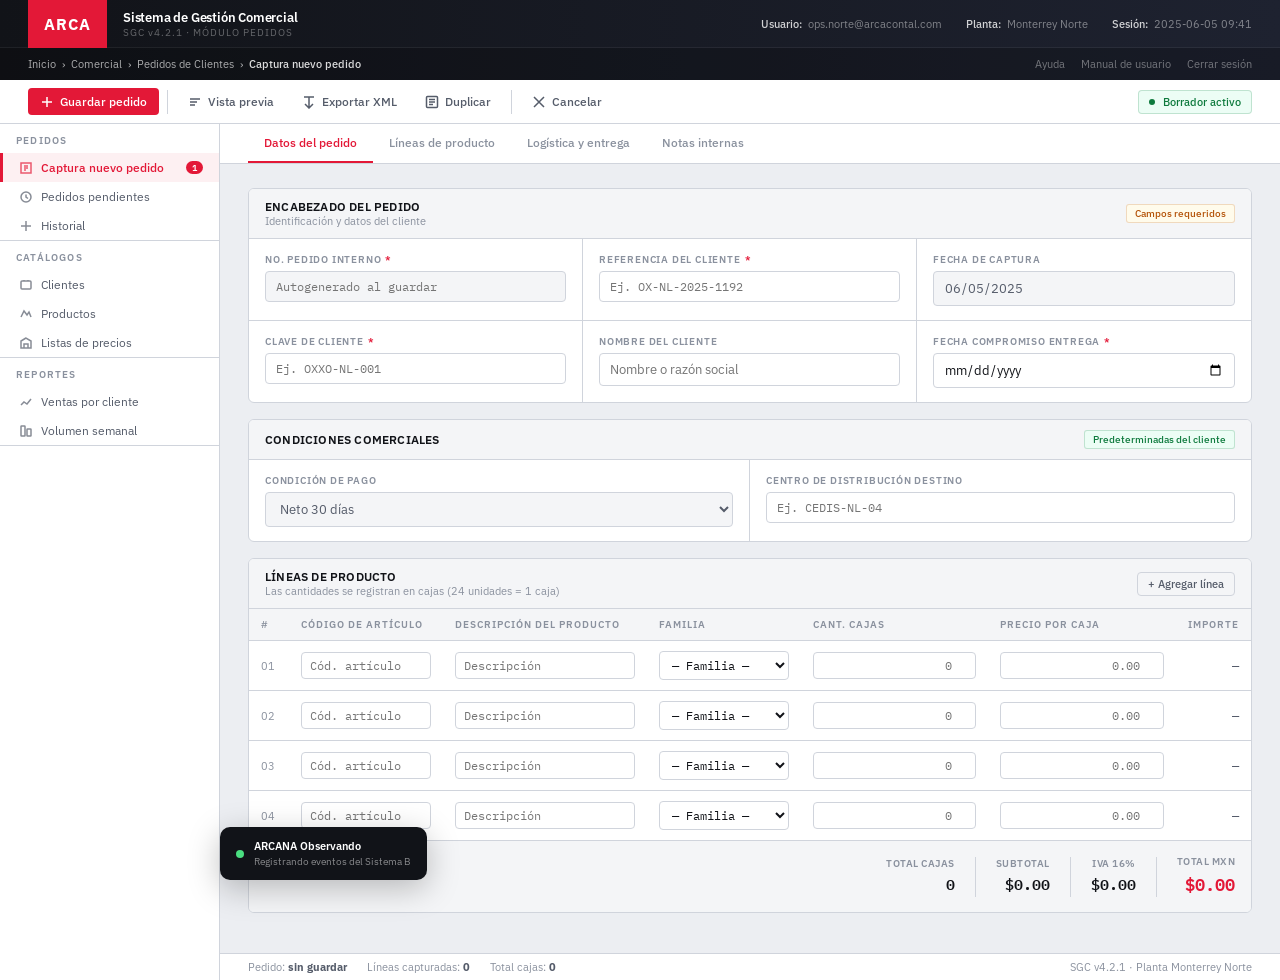
<file: mock_systems/system_b_arca.html>
<!DOCTYPE html>
<html lang="es">
<head>
<meta charset="UTF-8">
<meta name="viewport" content="width=device-width, initial-scale=1.0">
<title>ARCA SAP — Registro de Pedidos Clientes</title>
<link href="https://fonts.googleapis.com/css2?family=IBM+Plex+Sans:wght@300;400;500;600&family=IBM+Plex+Mono:wght@400;500&display=swap" rel="stylesheet">
<style>
*{margin:0;padding:0;box-sizing:border-box}
:root{
  --bg:#ECEEF2;
  --surface:#FFFFFF;
  --surface2:#F4F5F7;
  --border:#D0D4DC;
  --border-strong:#B0B5C0;
  --text:#111318;
  --text-muted:#555C6A;
  --text-faint:#8A919E;
  --arca:#E31837;
  --arca-dark:#B0101F;
  --arca-bg:#FDF0F2;
  --blue:#1A56DB;
  --blue-bg:#EBF5FF;
  --green:#0E7A3D;
  --green-bg:#ECFDF5;
  --amber:#B45309;
  --amber-bg:#FFFBEB;
  --font:'IBM Plex Sans',sans-serif;
  --mono:'IBM Plex Mono',monospace;
}
body{font-family:var(--font);background:var(--bg);color:var(--text);font-size:13px;min-height:100vh;}

/* ENTERPRISE HEADER */
.topbar{
  background:linear-gradient(90deg, #111318 0%, #1E2230 100%);
  padding:0 0 0 0;
  display:flex;flex-direction:column;
}
.topbar-main{
  padding:0 28px;height:48px;display:flex;align-items:center;justify-content:space-between;
  border-bottom:1px solid rgba(255,255,255,0.06);
}
.brand{display:flex;align-items:center;gap:0;}
.brand-arca{
  background:var(--arca);
  padding:0 16px;height:48px;display:flex;align-items:center;
  margin-right:16px;
}
.brand-arca span{color:white;font-size:16px;font-weight:700;letter-spacing:1px;}
.brand-system{
  display:flex;flex-direction:column;
}
.brand-sys-name{color:white;font-size:13px;font-weight:600;letter-spacing:-0.2px;}
.brand-sys-ver{color:rgba(255,255,255,0.35);font-size:10px;letter-spacing:1px;}
.topbar-info{display:flex;align-items:center;gap:24px;}
.info-chip{display:flex;align-items:center;gap:6px;color:rgba(255,255,255,0.45);font-size:11px;}
.info-chip strong{color:rgba(255,255,255,0.8);font-weight:500;}
.topbar-user-row{
  padding:0 28px;height:32px;background:rgba(0,0,0,0.2);
  display:flex;align-items:center;justify-content:space-between;
}
.breadcrumb{display:flex;align-items:center;gap:6px;font-size:11px;color:rgba(255,255,255,0.4);}
.breadcrumb span{color:rgba(255,255,255,0.65);}
.breadcrumb-sep{color:rgba(255,255,255,0.2);}
.topbar-actions{display:flex;gap:16px;}
.topbar-actions a{font-size:11px;color:rgba(255,255,255,0.4);text-decoration:none;}
.topbar-actions a:hover{color:rgba(255,255,255,0.7);}

/* TOOLBAR */
.toolbar{
  background:var(--surface);
  border-bottom:1px solid var(--border);
  padding:0 28px;
  display:flex;align-items:center;
  height:44px;gap:4px;
}
.tb-btn{
  display:flex;align-items:center;gap:6px;
  padding:6px 12px;border-radius:4px;font-size:12px;font-weight:500;
  background:transparent;border:none;cursor:pointer;color:var(--text-muted);
  font-family:var(--font);
}
.tb-btn:hover{background:var(--surface2);color:var(--text);}
.tb-btn.primary{background:var(--arca);color:white;}
.tb-btn.primary:hover{background:var(--arca-dark);}
.tb-btn svg{width:14px;height:14px;flex-shrink:0;}
.tb-sep{width:1px;height:24px;background:var(--border);margin:0 4px;}
.tb-status{
  margin-left:auto;display:flex;align-items:center;gap:8px;
  background:var(--green-bg);border:1px solid rgba(14,122,61,0.2);
  border-radius:4px;padding:4px 10px;
  font-size:11px;color:var(--green);font-weight:500;
}
.tb-status-dot{width:6px;height:6px;border-radius:50%;background:var(--green);}

/* LAYOUT */
.layout{display:grid;grid-template-columns:220px 1fr;min-height:calc(100vh - 124px);}

/* LEFT NAV */
.leftnav{background:var(--surface);border-right:1px solid var(--border);padding:0;}
.nav-group{border-bottom:1px solid var(--border);}
.nav-group-header{
  padding:10px 16px 6px;
  font-size:10px;font-weight:600;color:var(--text-faint);letter-spacing:1.2px;text-transform:uppercase;
}
.nav-item{
  display:flex;align-items:center;gap:8px;
  padding:7px 16px;font-size:12px;color:var(--text-muted);cursor:pointer;
  border-left:3px solid transparent;
}
.nav-item:hover{background:var(--surface2);color:var(--text);}
.nav-item.active{background:var(--arca-bg);color:var(--arca);border-left-color:var(--arca);font-weight:500;}
.nav-item svg{width:14px;height:14px;flex-shrink:0;opacity:0.7;}
.nav-badge{margin-left:auto;background:var(--arca);color:white;font-size:9px;padding:1px 6px;border-radius:100px;font-weight:600;}

/* MAIN CONTENT */
.main{padding:0;display:flex;flex-direction:column;}

/* FORM TABS */
.form-tabs{
  background:var(--surface);border-bottom:1px solid var(--border);
  padding:0 28px;display:flex;gap:0;
}
.form-tab{
  padding:11px 16px;font-size:12px;font-weight:500;color:var(--text-faint);
  cursor:pointer;border-bottom:2px solid transparent;
}
.form-tab.active{color:var(--arca);border-bottom-color:var(--arca);}

.form-body{padding:24px 28px;flex:1;}

/* SECTION BLOCKS */
.form-section{
  background:var(--surface);border:1px solid var(--border);
  border-radius:6px;margin-bottom:16px;overflow:hidden;
}
.section-header{
  background:var(--surface2);
  padding:10px 16px;border-bottom:1px solid var(--border);
  display:flex;align-items:center;justify-content:space-between;
}
.section-title{font-size:12px;font-weight:600;color:var(--text);letter-spacing:0.2px;text-transform:uppercase;}
.section-sub{font-size:11px;color:var(--text-faint);}
.section-badge{
  font-size:10px;padding:2px 8px;border-radius:3px;font-weight:500;
  background:var(--amber-bg);color:var(--amber);border:1px solid rgba(180,83,9,0.2);
}
.section-badge.ok{background:var(--green-bg);color:var(--green);border-color:rgba(14,122,61,0.2);}

/* FIELD GRID */
.field-grid{display:grid;grid-template-columns:repeat(3,1fr);gap:0;}
.field-block{padding:14px 16px;border-right:1px solid var(--border);border-bottom:1px solid var(--border);}
.field-block:nth-child(3n){border-right:none;}
.field-block:nth-last-child(-n+3){border-bottom:none;}
.field-block:last-child{border-bottom:none;}

/* Adjust for 2-col rows */
.field-grid-2{display:grid;grid-template-columns:1fr 1fr;gap:0;}
.field-grid-2 .field-block{border-right:1px solid var(--border);border-bottom:1px solid var(--border);}
.field-grid-2 .field-block:nth-child(2n){border-right:none;}
.field-grid-2 .field-block:last-child,.field-grid-2 .field-block:nth-last-child(2){border-bottom:none;}

.fl{font-size:10px;font-weight:600;color:var(--text-faint);letter-spacing:0.8px;text-transform:uppercase;margin-bottom:5px;display:flex;align-items:center;gap:4px;}
.fl .req{color:var(--arca);}
.fi{
  width:100%;padding:7px 10px;
  border:1px solid var(--border);border-radius:4px;
  font-size:13px;font-family:var(--font);color:var(--text);
  background:white;
}
.fi:focus{outline:none;border-color:var(--blue);box-shadow:0 0 0 2px rgba(26,86,219,0.12);}
.fi.mono{font-family:var(--mono);font-size:12px;}
.fi:read-only{background:var(--surface2);color:var(--text-muted);cursor:default;}
select.fi{cursor:pointer;}

/* LINES TABLE */
.lines-table{width:100%;border-collapse:collapse;}
.lines-table th{
  background:var(--surface2);padding:9px 12px;
  text-align:left;font-size:10px;font-weight:600;color:var(--text-faint);
  letter-spacing:1px;text-transform:uppercase;border-bottom:1px solid var(--border);
}
.lines-table td{padding:10px 12px;border-bottom:1px solid var(--border);vertical-align:middle;}
.lines-table tr:last-child td{border-bottom:none;}
.lines-table tr:hover td{background:#FAFBFC;}
.lines-table th:last-child,.lines-table td:last-child{text-align:right;}

.line-input{
  width:100%;padding:5px 8px;border:1px solid var(--border);border-radius:4px;
  font-size:12px;font-family:var(--mono);text-align:right;
  background:white;color:var(--text);
}
.line-input:focus{outline:none;border-color:var(--blue);}
.line-readonly{
  display:block;font-family:var(--mono);font-size:12px;
  color:var(--text-muted);text-align:right;
}
.sku-display{font-family:var(--mono);font-size:11px;color:var(--text-faint);}
.prod-name{font-size:13px;font-weight:500;color:var(--text);}
.cat-tag{
  display:inline-block;background:var(--blue-bg);color:var(--blue);
  font-size:10px;padding:2px 7px;border-radius:3px;font-weight:500;
}

/* TOTALS */
.totals-bar{
  display:flex;justify-content:flex-end;align-items:center;gap:0;
  padding:14px 16px;background:var(--surface2);border-top:1px solid var(--border);
}
.total-item{text-align:right;padding:0 20px;border-right:1px solid var(--border);}
.total-item:last-child{border-right:none;padding-right:0;}
.total-lbl{font-size:10px;color:var(--text-faint);font-weight:600;letter-spacing:0.5px;text-transform:uppercase;margin-bottom:2px;}
.total-val{font-family:var(--mono);font-size:15px;font-weight:600;color:var(--text);}
.total-val.grand{color:var(--arca);font-size:17px;}

/* STATUS BAR */
.statusbar{
  background:var(--surface);border-top:1px solid var(--border);
  padding:6px 28px;display:flex;align-items:center;gap:20px;
  font-size:11px;color:var(--text-faint);
}
.statusbar span strong{color:var(--text-muted);}

/* PASTE INDICATOR */
.paste-hint{
  position:fixed;bottom:20px;right:20px;
  background:#111318;color:white;border-radius:8px;
  padding:10px 14px;font-size:11px;display:flex;align-items:center;gap:8px;
  box-shadow:0 8px 32px rgba(0,0,0,0.3);z-index:100;
  opacity:0;transform:translateY(6px);transition:all 0.2s;pointer-events:none;
}
.paste-hint.show{opacity:1;transform:translateY(0);}
.paste-dot{width:7px;height:7px;border-radius:50%;background:#4ADE80;animation:pdot 1.5s ease-in-out infinite;}
@keyframes pdot{0%,100%{opacity:1}50%{opacity:0.4}}

.observer-badge{position:fixed;bottom:20px;left:220px;background:#111318;color:white;border-radius:10px;padding:12px 16px;font-size:12px;display:flex;align-items:center;gap:10px;box-shadow:0 8px 32px rgba(0,0,0,0.25);z-index:100;}
.observer-dot{width:8px;height:8px;border-radius:50%;background:#4ADE80;animation:obs-pulse 1.5s ease-in-out infinite;}
@keyframes obs-pulse{0%,100%{opacity:1;box-shadow:0 0 0 0 rgba(74,222,128,0.5)}50%{opacity:0.8;box-shadow:0 0 0 5px rgba(74,222,128,0)}}
.observer-text strong{display:block;font-weight:600;font-size:11px;}
.observer-text span{color:rgba(255,255,255,0.5);font-size:10px;}
</style>
</head>
<body>

<div class="topbar">
  <div class="topbar-main">
    <div class="brand">
      <div class="brand-arca"><span>ARCA</span></div>
      <div class="brand-system">
        <div class="brand-sys-name">Sistema de Gestión Comercial</div>
        <div class="brand-sys-ver">SGC v4.2.1 · MÓDULO PEDIDOS</div>
      </div>
    </div>
    <div class="topbar-info">
      <div class="info-chip"><strong>Usuario:</strong> ops.norte@arcacontal.com</div>
      <div class="info-chip"><strong>Planta:</strong> Monterrey Norte</div>
      <div class="info-chip"><strong>Sesión:</strong> 2025-06-05 09:41</div>
    </div>
  </div>
  <div class="topbar-user-row">
    <div class="breadcrumb">
      <span>Inicio</span><span class="breadcrumb-sep">›</span>
      <span>Comercial</span><span class="breadcrumb-sep">›</span>
      <span>Pedidos de Clientes</span><span class="breadcrumb-sep">›</span>
      <span style="color:rgba(255,255,255,0.85);font-weight:500;">Captura nuevo pedido</span>
    </div>
    <div class="topbar-actions">
      <a href="#">Ayuda</a>
      <a href="#">Manual de usuario</a>
      <a href="#">Cerrar sesión</a>
    </div>
  </div>
</div>

<div class="toolbar">
  <button class="tb-btn primary">
    <svg viewBox="0 0 14 14" fill="none" stroke="currentColor" stroke-width="1.5"><path d="M2 7h10M7 2v10"/></svg>
    Guardar pedido
  </button>
  <div class="tb-sep"></div>
  <button class="tb-btn">
    <svg viewBox="0 0 14 14" fill="none" stroke="currentColor" stroke-width="1.5"><path d="M2 4h10M2 7h7M2 10h5"/></svg>
    Vista previa
  </button>
  <button class="tb-btn">
    <svg viewBox="0 0 14 14" fill="none" stroke="currentColor" stroke-width="1.5"><path d="M11 9l-4 4-4-4M7 13V2"/><path d="M2 2h10"/></svg>
    Exportar XML
  </button>
  <button class="tb-btn">
    <svg viewBox="0 0 14 14" fill="none" stroke="currentColor" stroke-width="1.5"><rect x="1.5" y="1.5" width="11" height="11" rx="1"/><path d="M4 7h6M4 4.5h6M4 9.5h4"/></svg>
    Duplicar
  </button>
  <div class="tb-sep"></div>
  <button class="tb-btn">
    <svg viewBox="0 0 14 14" fill="none" stroke="currentColor" stroke-width="1.5"><path d="M2 12L12 2M2 2l10 10"/></svg>
    Cancelar
  </button>
  <div class="tb-status">
    <div class="tb-status-dot"></div>
    Borrador activo
  </div>
</div>

<div class="layout">
  <nav class="leftnav">
    <div class="nav-group">
      <div class="nav-group-header">Pedidos</div>
      <div class="nav-item active">
        <svg viewBox="0 0 14 14" fill="none" stroke="currentColor" stroke-width="1.5"><path d="M2 2h10v10H2z"/><path d="M5 7h4M5 5h4M5 9h2"/></svg>
        Captura nuevo pedido
        <span class="nav-badge">1</span>
      </div>
      <div class="nav-item">
        <svg viewBox="0 0 14 14" fill="none" stroke="currentColor" stroke-width="1.5"><circle cx="7" cy="7" r="5"/><path d="M7 4.5V7l2 1.5"/></svg>
        Pedidos pendientes
      </div>
      <div class="nav-item">
        <svg viewBox="0 0 14 14" fill="none" stroke="currentColor" stroke-width="1.5"><path d="M2 7h10M7 2v10"/></svg>
        Historial
      </div>
    </div>
    <div class="nav-group">
      <div class="nav-group-header">Catálogos</div>
      <div class="nav-item">
        <svg viewBox="0 0 14 14" fill="none" stroke="currentColor" stroke-width="1.5"><rect x="2" y="3" width="10" height="8" rx="1"/><path d="M5 3V2M9 3V2"/></svg>
        Clientes
      </div>
      <div class="nav-item">
        <svg viewBox="0 0 14 14" fill="none" stroke="currentColor" stroke-width="1.5"><path d="M2 10L5 4l3 4 2-3 2 5"/></svg>
        Productos
      </div>
      <div class="nav-item">
        <svg viewBox="0 0 14 14" fill="none" stroke="currentColor" stroke-width="1.5"><path d="M7 2L2 5v7h10V5z"/><path d="M5 12V8h4v4"/></svg>
        Listas de precios
      </div>
    </div>
    <div class="nav-group">
      <div class="nav-group-header">Reportes</div>
      <div class="nav-item">
        <svg viewBox="0 0 14 14" fill="none" stroke="currentColor" stroke-width="1.5"><path d="M2 10L5 7l3 2 4-5"/></svg>
        Ventas por cliente
      </div>
      <div class="nav-item">
        <svg viewBox="0 0 14 14" fill="none" stroke="currentColor" stroke-width="1.5"><rect x="2" y="2" width="4" height="10" rx="0.5"/><rect x="8" y="5" width="4" height="7" rx="0.5"/></svg>
        Volumen semanal
      </div>
    </div>
  </nav>

  <div class="main">
    <div class="form-tabs">
      <div class="form-tab active">Datos del pedido</div>
      <div class="form-tab">Líneas de producto</div>
      <div class="form-tab">Logística y entrega</div>
      <div class="form-tab">Notas internas</div>
    </div>

    <div class="form-body">

      <!-- ENCABEZADO DEL PEDIDO -->
      <div class="form-section">
        <div class="section-header">
          <div>
            <div class="section-title">Encabezado del pedido</div>
            <div class="section-sub">Identificación y datos del cliente</div>
          </div>
          <span class="section-badge">Campos requeridos</span>
        </div>
        <div class="field-grid">
          <div class="field-block">
            <label class="fl" for="num_pedido">No. Pedido interno <span class="req">*</span></label>
            <input class="fi mono" id="num_pedido" name="num_pedido" placeholder="Autogenerado al guardar" readonly value="">
          </div>
          <div class="field-block">
            <label class="fl" for="ref_cliente">Referencia del cliente <span class="req">*</span></label>
            <input class="fi mono" id="ref_cliente" name="ref_cliente" placeholder="Ej. OX-NL-2025-1192">
          </div>
          <div class="field-block">
            <label class="fl" for="fecha_captura">Fecha de captura</label>
            <input class="fi" id="fecha_captura" name="fecha_captura" type="date" value="2025-06-05" readonly>
          </div>
          <div class="field-block">
            <label class="fl" for="cve_cliente">Clave de cliente <span class="req">*</span></label>
            <input class="fi mono" id="cve_cliente" name="cve_cliente" placeholder="Ej. OXXO-NL-001">
          </div>
          <div class="field-block">
            <label class="fl" for="nombre_cliente">Nombre del cliente</label>
            <input class="fi" id="nombre_cliente" name="nombre_cliente" placeholder="Nombre o razón social">
          </div>
          <div class="field-block">
            <label class="fl" for="fecha_entrega">Fecha compromiso entrega <span class="req">*</span></label>
            <input class="fi" id="fecha_entrega" name="fecha_entrega" type="date" placeholder="">
          </div>
        </div>
      </div>

      <!-- CONDICIONES COMERCIALES -->
      <div class="form-section">
        <div class="section-header">
          <div>
            <div class="section-title">Condiciones comerciales</div>
          </div>
          <span class="section-badge ok">Predeterminadas del cliente</span>
        </div>
        <div class="field-grid-2">
          <div class="field-block">
            <label class="fl" for="condicion_pago">Condición de pago</label>
            <select class="fi" id="condicion_pago" name="condicion_pago">
              <option>Neto 30 días</option>
              <option>Neto 45 días</option>
              <option>Contado</option>
            </select>
          </div>
          <div class="field-block">
            <label class="fl" for="cedis_destino">Centro de distribución destino</label>
            <input class="fi mono" id="cedis_destino" name="cedis_destino" placeholder="Ej. CEDIS-NL-04">
          </div>
        </div>
      </div>

      <!-- LÍNEAS DE PRODUCTO -->
      <div class="form-section">
        <div class="section-header">
          <div>
            <div class="section-title">Líneas de producto</div>
            <div class="section-sub">Las cantidades se registran en cajas (24 unidades = 1 caja)</div>
          </div>
          <button class="tb-btn" style="font-size:11px;padding:4px 10px;border:1px solid var(--border);">+ Agregar línea</button>
        </div>

        <table class="lines-table">
          <thead>
            <tr>
              <th style="width:40px;">#</th>
              <th>Código de artículo</th>
              <th>Descripción del producto</th>
              <th>Familia</th>
              <th>Cant. cajas</th>
              <th>Precio por caja</th>
              <th>Importe</th>
            </tr>
          </thead>
          <tbody>
            <tr>
              <td style="color:var(--text-faint);font-size:11px;">01</td>
              <td>
                <input class="line-input" id="cod_art_1" name="cod_art_1" placeholder="Cód. artículo" style="text-align:left;width:130px;">
                <div class="sku-display" id="sku_hint_1" style="margin-top:3px;display:none;"></div>
              </td>
              <td>
                <input class="line-input" id="desc_prod_1" name="desc_prod_1" placeholder="Descripción" style="text-align:left;width:180px;">
              </td>
              <td>
                <select class="line-input" id="familia_1" name="familia_1" style="text-align:left;width:130px;">
                  <option value="">— Familia —</option>
                  <option>Refrescos</option>
                  <option>Bebidas carbonatadas</option>
                  <option>Bebidas deportivas</option>
                  <option>Agua</option>
                  <option>Jugos</option>
                  <option>Energéticas</option>
                </select>
              </td>
              <td><input class="line-input" id="cant_cajas_1" name="cant_cajas_1" type="number" placeholder="0" min="0" oninput="calcLine(1)"></td>
              <td><input class="line-input" id="precio_caja_1" name="precio_caja_1" type="number" step="0.01" placeholder="0.00" min="0" oninput="calcLine(1)"></td>
              <td><span class="line-readonly" id="importe_1">—</span></td>
            </tr>
            <tr>
              <td style="color:var(--text-faint);font-size:11px;">02</td>
              <td><input class="line-input" id="cod_art_2" name="cod_art_2" placeholder="Cód. artículo" style="text-align:left;width:130px;"></td>
              <td><input class="line-input" id="desc_prod_2" name="desc_prod_2" placeholder="Descripción" style="text-align:left;width:180px;"></td>
              <td>
                <select class="line-input" id="familia_2" name="familia_2" style="text-align:left;width:130px;">
                  <option value="">— Familia —</option>
                  <option>Refrescos</option>
                  <option>Bebidas carbonatadas</option>
                  <option>Bebidas deportivas</option>
                  <option>Agua</option>
                  <option>Jugos</option>
                  <option>Energéticas</option>
                </select>
              </td>
              <td><input class="line-input" id="cant_cajas_2" name="cant_cajas_2" type="number" placeholder="0" min="0" oninput="calcLine(2)"></td>
              <td><input class="line-input" id="precio_caja_2" name="precio_caja_2" type="number" step="0.01" placeholder="0.00" min="0" oninput="calcLine(2)"></td>
              <td><span class="line-readonly" id="importe_2">—</span></td>
            </tr>
            <tr>
              <td style="color:var(--text-faint);font-size:11px;">03</td>
              <td><input class="line-input" id="cod_art_3" name="cod_art_3" placeholder="Cód. artículo" style="text-align:left;width:130px;"></td>
              <td><input class="line-input" id="desc_prod_3" name="desc_prod_3" placeholder="Descripción" style="text-align:left;width:180px;"></td>
              <td>
                <select class="line-input" id="familia_3" name="familia_3" style="text-align:left;width:130px;">
                  <option value="">— Familia —</option>
                  <option>Refrescos</option>
                  <option>Bebidas carbonatadas</option>
                  <option>Bebidas deportivas</option>
                  <option>Agua</option>
                  <option>Jugos</option>
                  <option>Energéticas</option>
                </select>
              </td>
              <td><input class="line-input" id="cant_cajas_3" name="cant_cajas_3" type="number" placeholder="0" min="0" oninput="calcLine(3)"></td>
              <td><input class="line-input" id="precio_caja_3" name="precio_caja_3" type="number" step="0.01" placeholder="0.00" min="0" oninput="calcLine(3)"></td>
              <td><span class="line-readonly" id="importe_3">—</span></td>
            </tr>
            <tr>
              <td style="color:var(--text-faint);font-size:11px;">04</td>
              <td><input class="line-input" id="cod_art_4" name="cod_art_4" placeholder="Cód. artículo" style="text-align:left;width:130px;"></td>
              <td><input class="line-input" id="desc_prod_4" name="desc_prod_4" placeholder="Descripción" style="text-align:left;width:180px;"></td>
              <td>
                <select class="line-input" id="familia_4" name="familia_4" style="text-align:left;width:130px;">
                  <option value="">— Familia —</option>
                  <option>Refrescos</option>
                  <option>Bebidas carbonatadas</option>
                  <option>Bebidas deportivas</option>
                  <option>Agua</option>
                  <option>Jugos</option>
                  <option>Energéticas</option>
                </select>
              </td>
              <td><input class="line-input" id="cant_cajas_4" name="cant_cajas_4" type="number" placeholder="0" min="0" oninput="calcLine(4)"></td>
              <td><input class="line-input" id="precio_caja_4" name="precio_caja_4" type="number" step="0.01" placeholder="0.00" min="0" oninput="calcLine(4)"></td>
              <td><span class="line-readonly" id="importe_4">—</span></td>
            </tr>
          </tbody>
        </table>

        <div class="totals-bar">
          <div class="total-item">
            <div class="total-lbl">Total cajas</div>
            <div class="total-val" id="total-cajas">0</div>
          </div>
          <div class="total-item">
            <div class="total-lbl">Subtotal</div>
            <div class="total-val" id="total-sub">$0.00</div>
          </div>
          <div class="total-item">
            <div class="total-lbl">IVA 16%</div>
            <div class="total-val" id="total-iva">$0.00</div>
          </div>
          <div class="total-item">
            <div class="total-lbl">Total MXN</div>
            <div class="total-val grand" id="total-grand">$0.00</div>
          </div>
        </div>
      </div>

    </div><!-- /form-body -->

    <div class="statusbar">
      <span>Pedido: <strong>sin guardar</strong></span>
      <span>Líneas capturadas: <strong id="sb-lines">0</strong></span>
      <span>Total cajas: <strong id="sb-cajas">0</strong></span>
      <span style="margin-left:auto;">SGC v4.2.1 · Planta Monterrey Norte</span>
    </div>
  </div>
</div>

<div class="paste-hint" id="paste-hint">
  <div class="paste-dot"></div>
  <span id="paste-msg">Campo actualizado</span>
</div>

<div class="observer-badge">
  <div class="observer-dot"></div>
  <div class="observer-text">
    <strong>ARCANA Observando</strong>
    <span>Registrando eventos del Sistema B</span>
  </div>
</div>

<script>
function calcLine(n) {
  const qty = parseFloat(document.getElementById('cant_cajas_'+n)?.value) || 0;
  const price = parseFloat(document.getElementById('precio_caja_'+n)?.value) || 0;
  const imp = qty * price;
  const el = document.getElementById('importe_'+n);
  if (el) el.textContent = imp > 0 ? '$'+imp.toFixed(2) : '—';
  calcTotals();
}

function calcTotals() {
  let sub = 0, cajas = 0, lines = 0;
  for (let i = 1; i <= 4; i++) {
    const qty = parseFloat(document.getElementById('cant_cajas_'+i)?.value) || 0;
    const price = parseFloat(document.getElementById('precio_caja_'+i)?.value) || 0;
    sub += qty * price;
    cajas += qty;
    if (qty > 0) lines++;
  }
  const iva = sub * 0.16;
  document.getElementById('total-cajas').textContent = cajas;
  document.getElementById('total-sub').textContent = '$'+sub.toFixed(2);
  document.getElementById('total-iva').textContent = '$'+iva.toFixed(2);
  document.getElementById('total-grand').textContent = '$'+(sub+iva).toFixed(2);
  document.getElementById('sb-lines').textContent = lines;
  document.getElementById('sb-cajas').textContent = cajas;
}

function showPasteHint(msg) {
  const el = document.getElementById('paste-hint');
  const txt = document.getElementById('paste-msg');
  txt.textContent = msg;
  el.classList.add('show');
  clearTimeout(el._t);
  el._t = setTimeout(() => el.classList.remove('show'), 2000);
}

// Log all focus/input/paste events for ARCANA
document.querySelectorAll('input, select').forEach(el => {
  el.addEventListener('focus', () => {
    console.log('[ARCANA · System B] focus →', el.id || el.name || el.placeholder);
  });
  el.addEventListener('paste', (e) => {
    const val = e.clipboardData?.getData('text') || '';
    console.log('[ARCANA · System B] paste →', el.id, '=', val);
    showPasteHint('Pegado en ' + (el.id || 'campo'));
  });
  el.addEventListener('change', () => {
    console.log('[ARCANA · System B] change →', el.id, '=', el.value);
  });
});
</script>
</body>
</html>
</file>
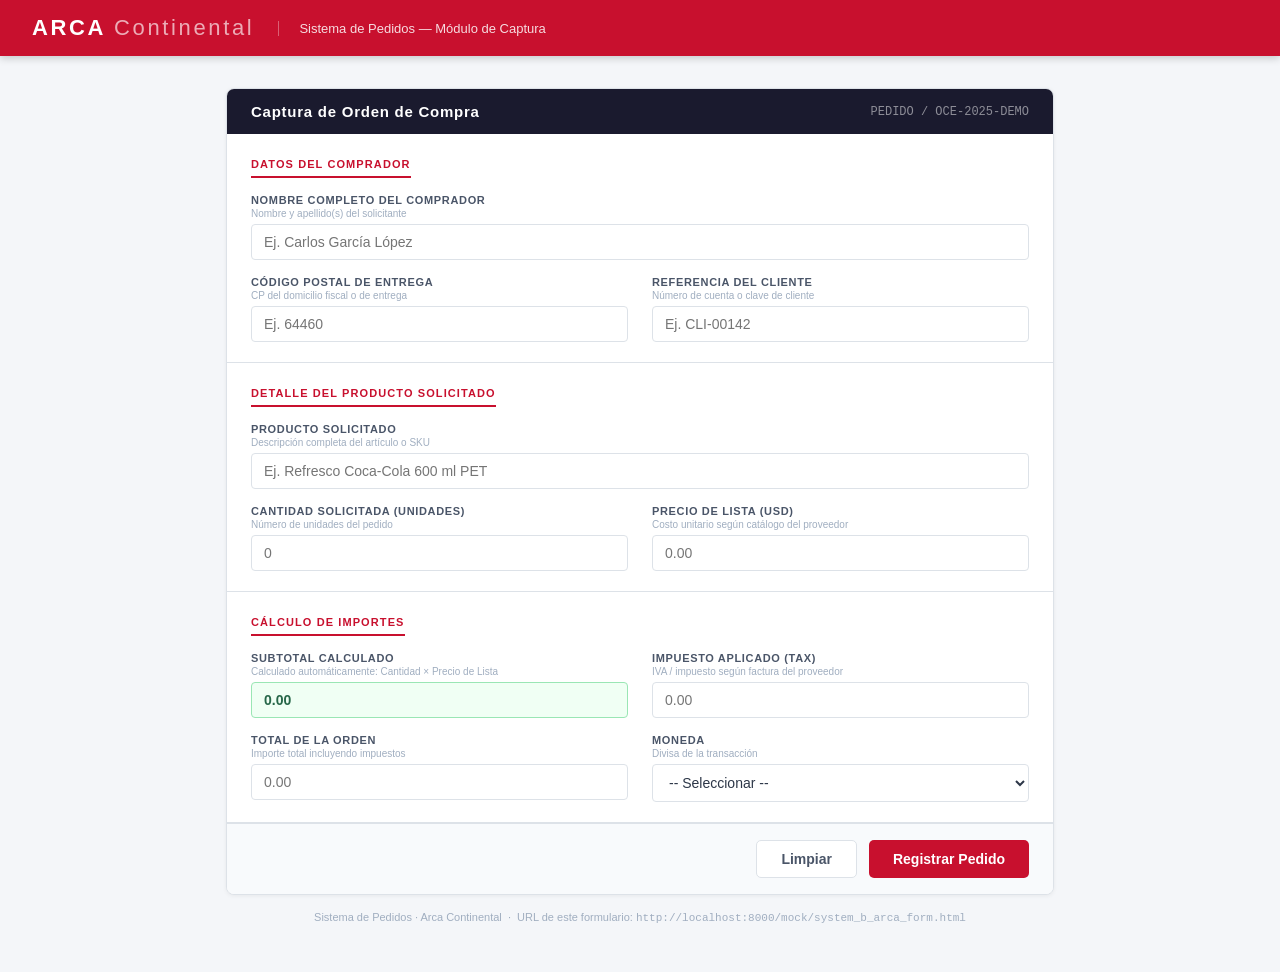
<file: mock_systems/system_b_arca_form.html>
<!DOCTYPE html>
<html lang="es">
<head>
    <meta charset="UTF-8">
    <meta name="viewport" content="width=device-width, initial-scale=1.0">
    <title>Arca Continental — Captura de Pedido</title>
    <style>
        :root {
            --arca-red: #C8102E;
            --arca-dark: #1a1a2e;
            --border: #dde2e8;
            --bg: #f4f6f9;
            --panel: #ffffff;
            --label: #4a5568;
            --readonly: #edf2f7;
            --success: #276749;
        }
        * { box-sizing: border-box; margin: 0; padding: 0; }
        body {
            background: var(--bg);
            font-family: 'Segoe UI', Arial, sans-serif;
            color: #2d3748;
            min-height: 100vh;
        }

        /* ── Header ── */
        .site-header {
            background: var(--arca-red);
            color: white;
            padding: 0 32px;
            display: flex;
            align-items: center;
            gap: 20px;
            height: 56px;
            box-shadow: 0 2px 8px rgba(0,0,0,0.2);
        }
        .site-header .logo {
            font-size: 22px;
            font-weight: 800;
            letter-spacing: 0.12em;
        }
        .site-header .logo span { color: rgba(255,255,255,0.65); font-weight: 400; }
        .site-header .module-name {
            font-size: 13px;
            opacity: 0.85;
            border-left: 1px solid rgba(255,255,255,0.4);
            padding-left: 20px;
            margin-left: 4px;
        }

        /* ── Page layout ── */
        .page-wrapper {
            max-width: 860px;
            margin: 32px auto;
            padding: 0 16px;
        }

        .form-card {
            background: var(--panel);
            border: 1px solid var(--border);
            border-radius: 8px;
            box-shadow: 0 1px 4px rgba(0,0,0,0.06);
            overflow: hidden;
        }

        .form-card-header {
            background: var(--arca-dark);
            color: white;
            padding: 14px 24px;
            display: flex;
            align-items: center;
            justify-content: space-between;
        }
        .form-card-header h1 {
            font-size: 15px;
            font-weight: 600;
            letter-spacing: 0.05em;
        }
        .form-card-header .doc-num {
            font-size: 12px;
            color: rgba(255,255,255,0.5);
            font-family: monospace;
        }

        /* ── Fieldset sections ── */
        .section {
            padding: 20px 24px;
            border-bottom: 1px solid var(--border);
        }
        .section:last-of-type { border-bottom: none; }
        .section-title {
            font-size: 11px;
            font-weight: 700;
            text-transform: uppercase;
            letter-spacing: 0.1em;
            color: var(--arca-red);
            margin-bottom: 16px;
            padding-bottom: 6px;
            border-bottom: 2px solid var(--arca-red);
            display: inline-block;
        }

        /* ── Field grid ── */
        .field-grid {
            display: grid;
            grid-template-columns: 1fr 1fr;
            gap: 16px 24px;
        }
        .field-grid .span-2 { grid-column: span 2; }

        .field-group { display: flex; flex-direction: column; gap: 5px; }
        .field-group label {
            font-size: 11px;
            font-weight: 600;
            color: var(--label);
            text-transform: uppercase;
            letter-spacing: 0.06em;
        }
        .field-group .field-hint {
            font-size: 10px;
            color: #a0aec0;
            margin-top: -3px;
        }

        input[type="text"],
        input[type="number"],
        select,
        textarea {
            width: 100%;
            border: 1px solid var(--border);
            border-radius: 4px;
            padding: 9px 12px;
            font-size: 14px;
            font-family: inherit;
            color: #2d3748;
            background: white;
            transition: border-color 0.15s, box-shadow 0.15s;
        }
        input:focus, select:focus, textarea:focus {
            outline: none;
            border-color: var(--arca-red);
            box-shadow: 0 0 0 3px rgba(200,16,46,0.1);
        }
        input[readonly], input[readonly]:focus {
            background: var(--readonly);
            border-color: #cbd5e0;
            box-shadow: none;
            color: #4a5568;
            cursor: default;
        }
        input.computed {
            background: #f0fff4;
            border-color: #9ae6b4;
            color: var(--success);
            font-weight: 600;
        }

        /* ── Action bar ── */
        .form-actions {
            padding: 16px 24px;
            background: #f8fafc;
            display: flex;
            gap: 12px;
            justify-content: flex-end;
            border-top: 1px solid var(--border);
        }
        .btn {
            padding: 10px 24px;
            border-radius: 5px;
            border: none;
            font-size: 14px;
            font-weight: 600;
            cursor: pointer;
            font-family: inherit;
            transition: opacity 0.15s;
        }
        .btn:hover { opacity: 0.88; }
        .btn-primary { background: var(--arca-red); color: white; }
        .btn-secondary { background: white; color: #4a5568; border: 1px solid var(--border); }

        /* ── Totals strip ── */
        .totals-strip {
            display: flex;
            justify-content: flex-end;
            gap: 32px;
            padding: 16px 24px;
            background: #fafafa;
            border-top: 1px solid var(--border);
        }
        .total-item { text-align: right; }
        .total-item .lbl {
            font-size: 10px;
            font-weight: 700;
            text-transform: uppercase;
            color: var(--label);
            letter-spacing: 0.06em;
            display: block;
        }
        .total-item .val {
            font-size: 18px;
            font-weight: 700;
            color: #2d3748;
        }
        .total-item.highlight .val { color: var(--arca-red); }

        /* ── Footer ── */
        footer {
            text-align: center;
            padding: 16px;
            font-size: 11px;
            color: #a0aec0;
        }
    </style>
</head>
<body>

    <div class="site-header">
        <div class="logo">ARCA <span>Continental</span></div>
        <div class="module-name">Sistema de Pedidos — Módulo de Captura</div>
    </div>

    <div class="page-wrapper">
        <div class="form-card">

            <div class="form-card-header">
                <h1>Captura de Orden de Compra</h1>
                <span class="doc-num">PEDIDO / OCE-2025-DEMO</span>
            </div>

            <!-- ── Section 1: Datos del Comprador ── -->
            <div class="section">
                <div class="section-title">Datos del Comprador</div>
                <div class="field-grid">
                    <div class="field-group span-2">
                        <label for="Nombre_Completo">Nombre Completo del Comprador</label>
                        <div class="field-hint">Nombre y apellido(s) del solicitante</div>
                        <input
                            type="text"
                            id="Nombre_Completo"
                            name="Nombre_Completo"
                            placeholder="Ej. Carlos García López"
                        >
                    </div>
                    <div class="field-group">
                        <label for="CP">Código Postal de Entrega</label>
                        <div class="field-hint">CP del domicilio fiscal o de entrega</div>
                        <input
                            type="text"
                            id="CP"
                            name="CP"
                            placeholder="Ej. 64460"
                            maxlength="10"
                        >
                    </div>
                    <div class="field-group">
                        <label for="Referencia_Cliente">Referencia del Cliente</label>
                        <div class="field-hint">Número de cuenta o clave de cliente</div>
                        <input
                            type="text"
                            id="Referencia_Cliente"
                            name="Referencia_Cliente"
                            placeholder="Ej. CLI-00142"
                        >
                    </div>
                </div>
            </div>

            <!-- ── Section 2: Detalle del Producto ── -->
            <div class="section">
                <div class="section-title">Detalle del Producto Solicitado</div>
                <div class="field-grid">
                    <div class="field-group span-2">
                        <label for="Producto_Solicitado">Producto Solicitado</label>
                        <div class="field-hint">Descripción completa del artículo o SKU</div>
                        <input
                            type="text"
                            id="Producto_Solicitado"
                            name="Producto_Solicitado"
                            placeholder="Ej. Refresco Coca-Cola 600 ml PET"
                        >
                    </div>
                    <div class="field-group">
                        <label for="Cantidad_Solicitada">Cantidad Solicitada (Unidades)</label>
                        <div class="field-hint">Número de unidades del pedido</div>
                        <input
                            type="number"
                            id="Cantidad_Solicitada"
                            name="Cantidad_Solicitada"
                            placeholder="0"
                            min="0"
                            step="1"
                        >
                    </div>
                    <div class="field-group">
                        <label for="Precio_Lista">Precio de Lista (USD)</label>
                        <div class="field-hint">Costo unitario según catálogo del proveedor</div>
                        <input
                            type="number"
                            id="Precio_Lista"
                            name="Precio_Lista"
                            placeholder="0.00"
                            min="0"
                            step="0.01"
                        >
                    </div>
                </div>
            </div>

            <!-- ── Section 3: Importes ── -->
            <div class="section">
                <div class="section-title">Cálculo de Importes</div>
                <div class="field-grid">
                    <div class="field-group">
                        <label for="Subtotal_Calculado">Subtotal Calculado</label>
                        <div class="field-hint">Calculado automáticamente: Cantidad × Precio de Lista</div>
                        <input
                            type="number"
                            id="Subtotal_Calculado"
                            name="Subtotal_Calculado"
                            placeholder="0.00"
                            step="0.01"
                            readonly
                            class="computed"
                        >
                    </div>
                    <div class="field-group">
                        <label for="Impuesto_Aplicado">Impuesto Aplicado (Tax)</label>
                        <div class="field-hint">IVA / impuesto según factura del proveedor</div>
                        <input
                            type="number"
                            id="Impuesto_Aplicado"
                            name="Impuesto_Aplicado"
                            placeholder="0.00"
                            step="0.01"
                        >
                    </div>
                    <div class="field-group">
                        <label for="Total_Orden">Total de la Orden</label>
                        <div class="field-hint">Importe total incluyendo impuestos</div>
                        <input
                            type="number"
                            id="Total_Orden"
                            name="Total_Orden"
                            placeholder="0.00"
                            step="0.01"
                        >
                    </div>
                    <div class="field-group">
                        <label for="Moneda">Moneda</label>
                        <div class="field-hint">Divisa de la transacción</div>
                        <select id="Moneda" name="Moneda">
                            <option value="">-- Seleccionar --</option>
                            <option value="USD">USD — Dólar Americano</option>
                            <option value="MXN">MXN — Peso Mexicano</option>
                            <option value="EUR">EUR — Euro</option>
                        </select>
                    </div>
                </div>
            </div>

            <!-- ── Actions ── -->
            <div class="form-actions">
                <button type="button" class="btn btn-secondary" onclick="clearForm()">Limpiar</button>
                <button type="button" class="btn btn-primary" onclick="submitForm()">Registrar Pedido</button>
            </div>

        </div><!-- /form-card -->

        <footer>
            Sistema de Pedidos · Arca Continental &nbsp;·&nbsp;
            URL de este formulario: <code>http://localhost:8000/mock/system_b_arca_form.html</code>
        </footer>
    </div>

    <script>
        // Auto-compute Subtotal_Calculado = Cantidad_Solicitada × Precio_Lista
        const cantidad = document.getElementById("Cantidad_Solicitada");
        const precio   = document.getElementById("Precio_Lista");
        const subtotal = document.getElementById("Subtotal_Calculado");

        function recalcSubtotal() {
            const q = parseFloat(cantidad.value) || 0;
            const p = parseFloat(precio.value)   || 0;
            subtotal.value = (q * p).toFixed(2);
        }

        cantidad.addEventListener("input", recalcSubtotal);
        precio.addEventListener("input",   recalcSubtotal);

        function clearForm() {
            document.querySelectorAll("input:not([readonly]), select").forEach(el => {
                el.value = el.tagName === "SELECT" ? "" : "";
            });
            subtotal.value = "";
        }

        function submitForm() {
            const nombre = document.getElementById("Nombre_Completo").value.trim();
            if (!nombre) { alert("El campo Nombre Completo es obligatorio."); return; }
            alert("Pedido registrado exitosamente.\nFolio: OCE-" + Date.now().toString().slice(-6));
        }

        // Autofill from URL query parameters
        window.addEventListener("DOMContentLoaded", () => {
            const params = new URLSearchParams(window.location.search);
            params.forEach((value, key) => {
                const el = document.getElementById(key) || document.getElementsByName(key)[0];
                if (el) {
                    el.value = value;
                    el.dispatchEvent(new Event("input", { bubbles: true }));
                    el.dispatchEvent(new Event("change", { bubbles: true }));
                }
            });
            recalcSubtotal();
        });
    </script>
</body>
</html>
</file>
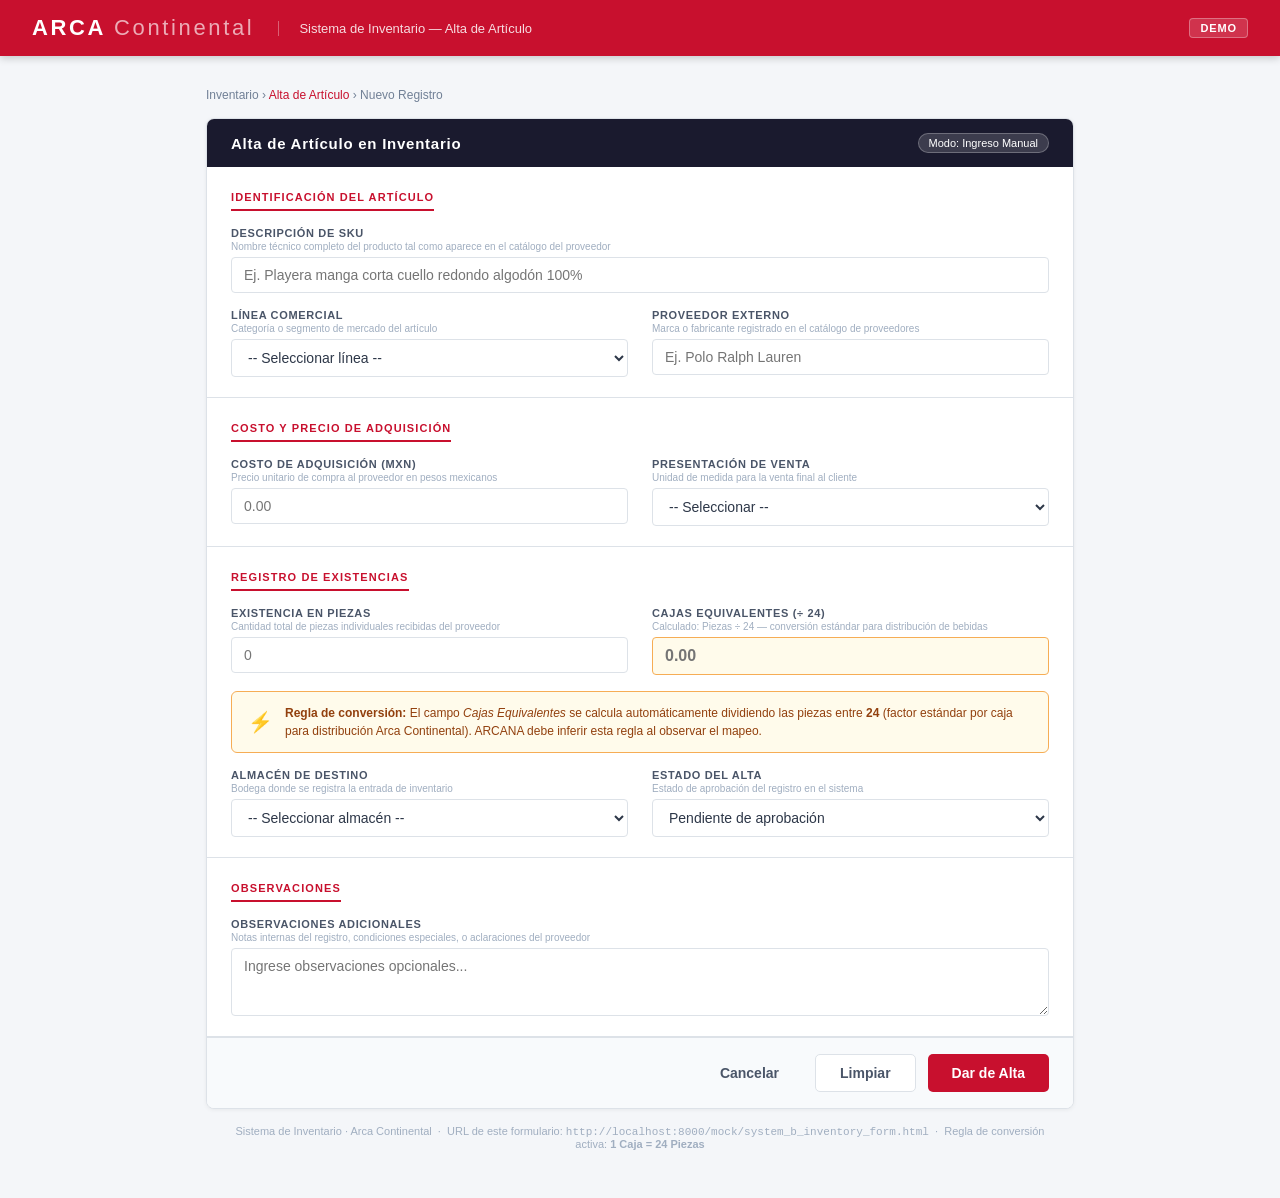
<file: mock_systems/system_b_inventory_form.html>
<!DOCTYPE html>
<html lang="es">
<head>
    <meta charset="UTF-8">
    <meta name="viewport" content="width=device-width, initial-scale=1.0">
    <title>Arca Continental — Alta de Inventario</title>
    <style>
        :root {
            --arca-red: #C8102E;
            --arca-dark: #1a1a2e;
            --border: #dde2e8;
            --bg: #f4f6f9;
            --panel: #ffffff;
            --label: #4a5568;
            --readonly: #edf2f7;
            --success: #276749;
            --convert-bg: #fffbeb;
            --convert-border: #f6ad55;
            --convert-text: #92400e;
        }
        * { box-sizing: border-box; margin: 0; padding: 0; }
        body {
            background: var(--bg);
            font-family: 'Segoe UI', Arial, sans-serif;
            color: #2d3748;
            min-height: 100vh;
        }

        /* ── Header ── */
        .site-header {
            background: var(--arca-red);
            color: white;
            padding: 0 32px;
            display: flex;
            align-items: center;
            gap: 20px;
            height: 56px;
            box-shadow: 0 2px 8px rgba(0,0,0,0.2);
        }
        .site-header .logo {
            font-size: 22px;
            font-weight: 800;
            letter-spacing: 0.12em;
        }
        .site-header .logo span { color: rgba(255,255,255,0.65); font-weight: 400; }
        .site-header .module-name {
            font-size: 13px;
            opacity: 0.85;
            border-left: 1px solid rgba(255,255,255,0.4);
            padding-left: 20px;
            margin-left: 4px;
        }
        .site-header .env-tag {
            margin-left: auto;
            background: rgba(255,255,255,0.15);
            border: 1px solid rgba(255,255,255,0.3);
            border-radius: 4px;
            padding: 3px 10px;
            font-size: 11px;
            font-weight: 700;
            letter-spacing: 0.08em;
        }

        /* ── Page layout ── */
        .page-wrapper {
            max-width: 900px;
            margin: 32px auto;
            padding: 0 16px;
        }

        .breadcrumb {
            font-size: 12px;
            color: #718096;
            margin-bottom: 16px;
        }
        .breadcrumb span { color: var(--arca-red); }

        .form-card {
            background: var(--panel);
            border: 1px solid var(--border);
            border-radius: 8px;
            box-shadow: 0 1px 4px rgba(0,0,0,0.06);
            overflow: hidden;
        }

        .form-card-header {
            background: var(--arca-dark);
            color: white;
            padding: 14px 24px;
            display: flex;
            align-items: center;
            justify-content: space-between;
        }
        .form-card-header h1 {
            font-size: 15px;
            font-weight: 600;
            letter-spacing: 0.05em;
        }
        .form-card-header .status-badge {
            font-size: 11px;
            padding: 3px 10px;
            border-radius: 12px;
            background: rgba(255,255,255,0.15);
            border: 1px solid rgba(255,255,255,0.25);
        }

        /* ── Sections ── */
        .section {
            padding: 20px 24px;
            border-bottom: 1px solid var(--border);
        }
        .section:last-of-type { border-bottom: none; }
        .section-title {
            font-size: 11px;
            font-weight: 700;
            text-transform: uppercase;
            letter-spacing: 0.1em;
            color: var(--arca-red);
            margin-bottom: 16px;
            padding-bottom: 6px;
            border-bottom: 2px solid var(--arca-red);
            display: inline-block;
        }

        /* ── Field grid ── */
        .field-grid {
            display: grid;
            grid-template-columns: 1fr 1fr;
            gap: 16px 24px;
        }
        .field-grid .span-2 { grid-column: span 2; }
        .field-grid .span-3 { grid-column: span 3; }

        .field-group { display: flex; flex-direction: column; gap: 5px; }
        .field-group label {
            font-size: 11px;
            font-weight: 600;
            color: var(--label);
            text-transform: uppercase;
            letter-spacing: 0.06em;
        }
        .field-group .field-hint {
            font-size: 10px;
            color: #a0aec0;
            margin-top: -3px;
        }

        input[type="text"],
        input[type="number"],
        select,
        textarea {
            width: 100%;
            border: 1px solid var(--border);
            border-radius: 4px;
            padding: 9px 12px;
            font-size: 14px;
            font-family: inherit;
            color: #2d3748;
            background: white;
            transition: border-color 0.15s, box-shadow 0.15s;
        }
        input:focus, select:focus, textarea:focus {
            outline: none;
            border-color: var(--arca-red);
            box-shadow: 0 0 0 3px rgba(200,16,46,0.1);
        }
        input[readonly], input[readonly]:focus {
            background: var(--readonly);
            border-color: #cbd5e0;
            box-shadow: none;
            color: #4a5568;
            cursor: default;
        }

        /* Conversion field — highlighted amber to make the ÷24 visible */
        input.conversion-result {
            background: var(--convert-bg);
            border-color: var(--convert-border);
            color: var(--convert-text);
            font-weight: 700;
            font-size: 16px;
        }

        /* Conversion callout box */
        .conversion-callout {
            grid-column: span 2;
            background: var(--convert-bg);
            border: 1px solid var(--convert-border);
            border-radius: 6px;
            padding: 12px 16px;
            display: flex;
            align-items: center;
            gap: 12px;
        }
        .conversion-callout .icon { font-size: 20px; }
        .conversion-callout .text { font-size: 12px; color: var(--convert-text); line-height: 1.5; }
        .conversion-callout .text strong { font-weight: 700; }

        /* ── Action bar ── */
        .form-actions {
            padding: 16px 24px;
            background: #f8fafc;
            display: flex;
            gap: 12px;
            justify-content: flex-end;
            border-top: 1px solid var(--border);
        }
        .btn {
            padding: 10px 24px;
            border-radius: 5px;
            border: none;
            font-size: 14px;
            font-weight: 600;
            cursor: pointer;
            font-family: inherit;
            transition: opacity 0.15s;
        }
        .btn:hover { opacity: 0.88; }
        .btn-primary { background: var(--arca-red); color: white; }
        .btn-secondary { background: white; color: #4a5568; border: 1px solid var(--border); }
        .btn-ghost { background: transparent; color: var(--label); }

        /* ── Footer ── */
        footer {
            text-align: center;
            padding: 16px;
            font-size: 11px;
            color: #a0aec0;
        }
    </style>
</head>
<body>

    <div class="site-header">
        <div class="logo">ARCA <span>Continental</span></div>
        <div class="module-name">Sistema de Inventario — Alta de Artículo</div>
        <div class="env-tag">DEMO</div>
    </div>

    <div class="page-wrapper">

        <div class="breadcrumb">
            Inventario &rsaquo; <span>Alta de Artículo</span> &rsaquo; Nuevo Registro
        </div>

        <div class="form-card">

            <div class="form-card-header">
                <h1>Alta de Artículo en Inventario</h1>
                <span class="status-badge">Modo: Ingreso Manual</span>
            </div>

            <!-- ── Section 1: Identificación del Artículo ── -->
            <div class="section">
                <div class="section-title">Identificación del Artículo</div>
                <div class="field-grid">
                    <div class="field-group span-2">
                        <label for="Descripcion_SKU">Descripción de SKU</label>
                        <div class="field-hint">Nombre técnico completo del producto tal como aparece en el catálogo del proveedor</div>
                        <input
                            type="text"
                            id="Descripcion_SKU"
                            name="Descripcion_SKU"
                            placeholder="Ej. Playera manga corta cuello redondo algodón 100%"
                        >
                    </div>
                    <div class="field-group">
                        <label for="Linea_Comercial">Línea Comercial</label>
                        <div class="field-hint">Categoría o segmento de mercado del artículo</div>
                        <select id="Linea_Comercial" name="Linea_Comercial">
                            <option value="">-- Seleccionar línea --</option>
                            <option value="Dama">Dama / Women</option>
                            <option value="Caballero">Caballero / Men</option>
                            <option value="Infantil">Infantil / Kids</option>
                            <option value="Deportivo">Deportivo / Sports</option>
                            <option value="Hogar">Hogar / Home</option>
                            <option value="Electrónica">Electrónica</option>
                            <option value="Accesorios">Accesorios</option>
                        </select>
                    </div>
                    <div class="field-group">
                        <label for="Proveedor_Externo">Proveedor Externo</label>
                        <div class="field-hint">Marca o fabricante registrado en el catálogo de proveedores</div>
                        <input
                            type="text"
                            id="Proveedor_Externo"
                            name="Proveedor_Externo"
                            placeholder="Ej. Polo Ralph Lauren"
                        >
                    </div>
                </div>
            </div>

            <!-- ── Section 2: Costos ── -->
            <div class="section">
                <div class="section-title">Costo y Precio de Adquisición</div>
                <div class="field-grid">
                    <div class="field-group">
                        <label for="Costo_Adquisicion">Costo de Adquisición (MXN)</label>
                        <div class="field-hint">Precio unitario de compra al proveedor en pesos mexicanos</div>
                        <input
                            type="number"
                            id="Costo_Adquisicion"
                            name="Costo_Adquisicion"
                            placeholder="0.00"
                            min="0"
                            step="0.01"
                        >
                    </div>
                    <div class="field-group">
                        <label for="Presentacion">Presentación de Venta</label>
                        <div class="field-hint">Unidad de medida para la venta final al cliente</div>
                        <select id="Presentacion" name="Presentacion">
                            <option value="">-- Seleccionar --</option>
                            <option value="Pieza">Pieza</option>
                            <option value="Caja">Caja (24 piezas)</option>
                            <option value="Paquete">Paquete</option>
                            <option value="Docena">Docena</option>
                            <option value="Litro">Litro</option>
                        </select>
                    </div>
                </div>
            </div>

            <!-- ── Section 3: Existencias ── -->
            <div class="section">
                <div class="section-title">Registro de Existencias</div>
                <div class="field-grid">

                    <div class="field-group">
                        <label for="Existencia_Piezas">Existencia en Piezas</label>
                        <div class="field-hint">Cantidad total de piezas individuales recibidas del proveedor</div>
                        <input
                            type="number"
                            id="Existencia_Piezas"
                            name="Existencia_Piezas"
                            placeholder="0"
                            min="0"
                            step="1"
                        >
                    </div>

                    <div class="field-group">
                        <label for="Cajas_Equivalentes">Cajas Equivalentes (÷ 24)</label>
                        <div class="field-hint">Calculado: Piezas ÷ 24 — conversión estándar para distribución de bebidas</div>
                        <input
                            type="number"
                            id="Cajas_Equivalentes"
                            name="Cajas_Equivalentes"
                            placeholder="0.00"
                            step="0.01"
                            readonly
                            class="conversion-result"
                        >
                    </div>

                    <div class="conversion-callout">
                        <div class="icon">⚡</div>
                        <div class="text">
                            <strong>Regla de conversión:</strong> El campo <em>Cajas Equivalentes</em> se calcula
                            automáticamente dividiendo las piezas entre <strong>24</strong> (factor estándar por caja
                            para distribución Arca Continental). ARCANA debe inferir esta regla al observar el mapeo.
                        </div>
                    </div>

                    <div class="field-group">
                        <label for="Almacen_Destino">Almacén de Destino</label>
                        <div class="field-hint">Bodega donde se registra la entrada de inventario</div>
                        <select id="Almacen_Destino" name="Almacen_Destino">
                            <option value="">-- Seleccionar almacén --</option>
                            <option value="ALM-MTY-01">ALM-MTY-01 · Monterrey Central</option>
                            <option value="ALM-MTY-02">ALM-MTY-02 · Monterrey Norte</option>
                            <option value="ALM-GDL-01">ALM-GDL-01 · Guadalajara</option>
                            <option value="ALM-CDMX-01">ALM-CDMX-01 · Ciudad de México</option>
                        </select>
                    </div>

                    <div class="field-group">
                        <label for="Estado_Alta">Estado del Alta</label>
                        <div class="field-hint">Estado de aprobación del registro en el sistema</div>
                        <select id="Estado_Alta" name="Estado_Alta">
                            <option value="Pendiente">Pendiente de aprobación</option>
                            <option value="Activo">Activo</option>
                            <option value="Inactivo">Inactivo</option>
                            <option value="Bloqueado">Bloqueado</option>
                        </select>
                    </div>

                </div>
            </div>

            <!-- ── Section 4: Notas ── -->
            <div class="section">
                <div class="section-title">Observaciones</div>
                <div class="field-group">
                    <label for="Observaciones">Observaciones Adicionales</label>
                    <div class="field-hint">Notas internas del registro, condiciones especiales, o aclaraciones del proveedor</div>
                    <textarea
                        id="Observaciones"
                        name="Observaciones"
                        placeholder="Ingrese observaciones opcionales..."
                        rows="3"
                        style="resize: vertical;"
                    ></textarea>
                </div>
            </div>

            <!-- ── Actions ── -->
            <div class="form-actions">
                <button type="button" class="btn btn-ghost" onclick="clearForm()">Cancelar</button>
                <button type="button" class="btn btn-secondary" onclick="clearForm()">Limpiar</button>
                <button type="button" class="btn btn-primary" onclick="submitForm()">Dar de Alta</button>
            </div>

        </div><!-- /form-card -->

        <footer>
            Sistema de Inventario · Arca Continental &nbsp;·&nbsp;
            URL de este formulario: <code>http://localhost:8000/mock/system_b_inventory_form.html</code>
            &nbsp;·&nbsp; Regla de conversión activa: <strong>1 Caja = 24 Piezas</strong>
        </footer>
    </div>

    <script>
        // Auto-compute Cajas_Equivalentes = Existencia_Piezas / 24
        const piezasInput = document.getElementById("Existencia_Piezas");
        const cajasInput  = document.getElementById("Cajas_Equivalentes");

        piezasInput.addEventListener("input", () => {
            const piezas = parseFloat(piezasInput.value) || 0;
            cajasInput.value = piezas > 0 ? (piezas / 24).toFixed(2) : "";
        });

        function clearForm() {
            document.querySelectorAll("input:not([readonly]), select, textarea").forEach(el => {
                el.value = "";
            });
            cajasInput.value = "";
        }

        function submitForm() {
            const sku = document.getElementById("Descripcion_SKU").value.trim();
            if (!sku) { alert("La Descripción de SKU es obligatoria."); return; }
            const piezas = parseFloat(piezasInput.value) || 0;
            const cajas  = parseFloat(cajasInput.value)  || 0;
            alert(
                `Alta registrada exitosamente.\n` +
                `SKU: ${sku}\n` +
                `Existencia: ${piezas} piezas = ${cajas} cajas\n` +
                `Folio: INV-${Date.now().toString().slice(-6)}`
            );
        }
    </script>
</body>
</html>
</file>
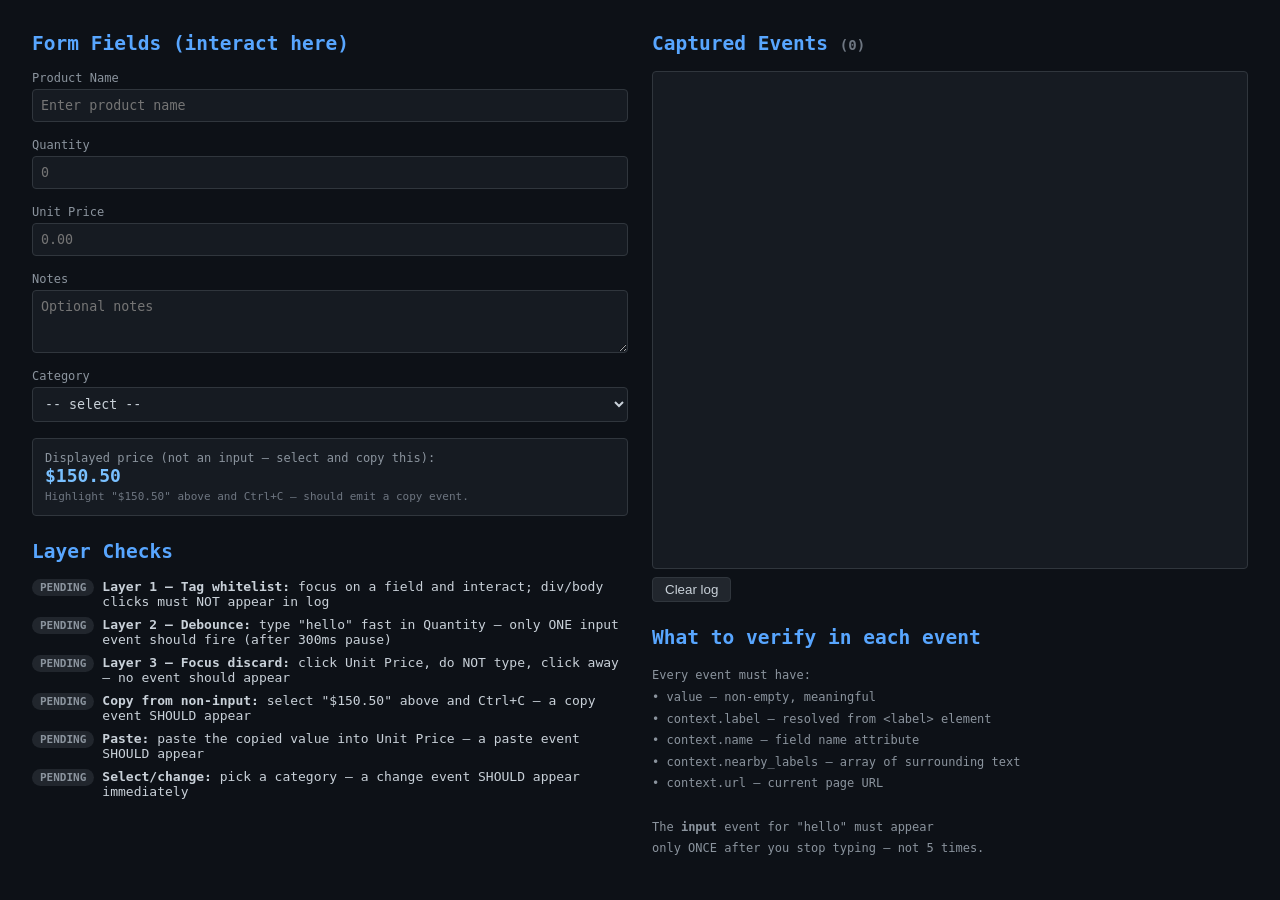
<file: backend/app/observer/test_inject.html>
<!DOCTYPE html>
<html lang="en">
<head>
  <meta charset="UTF-8">
  <title>inject.js Test Harness</title>
  <style>
    body { font-family: monospace; display: flex; gap: 24px; padding: 24px; background: #0d1117; color: #c9d1d9; }
    .panel { flex: 1; }
    h2 { color: #58a6ff; margin-top: 0; }
    label { display: block; margin-top: 16px; color: #8b949e; font-size: 12px; }
    input, textarea, select {
      display: block; width: 100%; padding: 8px; margin-top: 4px;
      background: #161b22; border: 1px solid #30363d; color: #c9d1d9;
      border-radius: 4px; font-family: monospace; box-sizing: border-box;
    }
    .checklist { margin-top: 24px; }
    .check { display: flex; align-items: flex-start; gap: 8px; margin: 8px 0; font-size: 13px; }
    .badge {
      display: inline-block; padding: 2px 8px; border-radius: 10px;
      font-size: 11px; font-weight: bold; white-space: nowrap;
    }
    .pending  { background: #21262d; color: #8b949e; }
    .pass     { background: #1a4a2e; color: #56d364; }
    .fail     { background: #4a1a1a; color: #f85149; }

    #event-log {
      height: 480px; overflow-y: auto; background: #161b22;
      border: 1px solid #30363d; border-radius: 4px; padding: 8px;
      font-size: 12px;
    }
    .event-entry { margin-bottom: 6px; border-left: 3px solid #30363d; padding-left: 8px; }
    .event-entry.copy   { border-color: #d29922; }
    .event-entry.paste  { border-color: #388bfd; }
    .event-entry.input  { border-color: #3fb950; }
    .event-entry.change { border-color: #bc8cff; }
    .event-type { font-weight: bold; text-transform: uppercase; font-size: 10px; }
    .event-val  { color: #79c0ff; }
    .event-meta { color: #6e7681; font-size: 11px; }
    #clear-btn {
      margin-top: 8px; padding: 4px 12px; background: #21262d;
      border: 1px solid #30363d; color: #c9d1d9; cursor: pointer; border-radius: 4px;
    }
    .price-display { margin-top: 16px; padding: 12px; background: #161b22; border: 1px solid #30363d; border-radius: 4px; }
    .price-display span { color: #79c0ff; font-size: 18px; font-weight: bold; user-select: all; }
    .hint { font-size: 11px; color: #6e7681; margin-top: 4px; }
  </style>
</head>
<body>

<!-- ── LEFT: Form under test ── -->
<div class="panel">
  <h2>Form Fields (interact here)</h2>

  <label for="f-name">Product Name</label>
  <input id="f-name" name="product_name" type="text" placeholder="Enter product name">

  <label for="f-qty">Quantity</label>
  <input id="f-qty" name="quantity" type="number" placeholder="0">

  <label for="f-price">Unit Price</label>
  <input id="f-price" name="unit_price" type="text" placeholder="0.00">

  <label for="f-notes">Notes</label>
  <textarea id="f-notes" name="notes" rows="3" placeholder="Optional notes"></textarea>

  <label for="f-category">Category</label>
  <select id="f-category" name="category">
    <option value="">-- select --</option>
    <option value="beverages">Beverages</option>
    <option value="snacks">Snacks</option>
    <option value="dairy">Dairy</option>
  </select>

  <!-- Simulated "System A" display value — tests relaxed copy check -->
  <div class="price-display">
    <div style="color:#8b949e; font-size:12px;">Displayed price (not an input — select and copy this):</div>
    <span id="display-price">$150.50</span>
    <div class="hint">Highlight "$150.50" above and Ctrl+C — should emit a copy event.</div>
  </div>

  <div class="checklist">
    <h2 style="margin-top:24px;">Layer Checks</h2>

    <div class="check">
      <span id="chk-layer1" class="badge pending">PENDING</span>
      <span><b>Layer 1 — Tag whitelist:</b> focus on a field and interact; div/body clicks must NOT appear in log</span>
    </div>
    <div class="check">
      <span id="chk-layer2" class="badge pending">PENDING</span>
      <span><b>Layer 2 — Debounce:</b> type "hello" fast in Quantity — only ONE input event should fire (after 300ms pause)</span>
    </div>
    <div class="check">
      <span id="chk-layer3" class="badge pending">PENDING</span>
      <span><b>Layer 3 — Focus discard:</b> click Unit Price, do NOT type, click away — no event should appear</span>
    </div>
    <div class="check">
      <span id="chk-copy" class="badge pending">PENDING</span>
      <span><b>Copy from non-input:</b> select "$150.50" above and Ctrl+C — a copy event SHOULD appear</span>
    </div>
    <div class="check">
      <span id="chk-paste" class="badge pending">PENDING</span>
      <span><b>Paste:</b> paste the copied value into Unit Price — a paste event SHOULD appear</span>
    </div>
    <div class="check">
      <span id="chk-select" class="badge pending">PENDING</span>
      <span><b>Select/change:</b> pick a category — a change event SHOULD appear immediately</span>
    </div>
  </div>
</div>

<!-- ── RIGHT: Event log ── -->
<div class="panel">
  <h2>Captured Events <span id="event-count" style="color:#6e7681; font-size:14px;">(0)</span></h2>
  <div id="event-log"></div>
  <button id="clear-btn" onclick="clearLog()">Clear log</button>

  <div style="margin-top:24px;">
    <h2>What to verify in each event</h2>
    <div style="font-size:12px; color:#8b949e; line-height:1.8;">
      Every event must have:<br>
      &bull; <code>value</code> — non-empty, meaningful<br>
      &bull; <code>context.label</code> — resolved from &lt;label&gt; element<br>
      &bull; <code>context.name</code> — field name attribute<br>
      &bull; <code>context.nearby_labels</code> — array of surrounding text<br>
      &bull; <code>context.url</code> — current page URL<br>
      <br>
      The <b>input</b> event for "hello" must appear<br>
      only ONCE after you stop typing — not 5 times.
    </div>
  </div>
</div>

<!-- ── inject.js loaded inline ── -->
<script src="inject.js"></script>

<script>
  // Mock window.__arcana_push__ — what Playwright would expose
  let eventCount = 0;
  const log = document.getElementById('event-log');
  const countBadge = document.getElementById('event-count');
  const inputEventTimes = [];

  window.__arcana_push__ = function (obj) {
    eventCount++;
    countBadge.textContent = '(' + eventCount + ')';

    // ── Auto-check layers ──
    if (obj.event === 'input')  {
      inputEventTimes.push(Date.now());
      document.getElementById('chk-layer1').className = 'badge pass';
      document.getElementById('chk-layer1').textContent = 'PASS';
      // After a short delay, check debounce (only 1 input event for rapid typing)
      setTimeout(function () {
        const recentInputs = inputEventTimes.filter(t => Date.now() - t < 1000);
        if (recentInputs.length <= 1) {
          document.getElementById('chk-layer2').className = 'badge pass';
          document.getElementById('chk-layer2').textContent = 'PASS';
        } else {
          document.getElementById('chk-layer2').className = 'badge fail';
          document.getElementById('chk-layer2').textContent = 'FAIL (' + recentInputs.length + ' events)';
        }
      }, 500);
    }
    if (obj.event === 'copy')  {
      document.getElementById('chk-copy').className = 'badge pass';
      document.getElementById('chk-copy').textContent = 'PASS';
    }
    if (obj.event === 'paste') {
      document.getElementById('chk-paste').className = 'badge pass';
      document.getElementById('chk-paste').textContent = 'PASS';
    }
    if (obj.event === 'change') {
      document.getElementById('chk-select').className = 'badge pass';
      document.getElementById('chk-select').textContent = 'PASS';
    }

    // ── Render event card ──
    const div = document.createElement('div');
    div.className = 'event-entry ' + (obj.event || '');

    const colors = { copy: '#d29922', paste: '#388bfd', input: '#3fb950', change: '#bc8cff' };
    const color = colors[obj.event] || '#8b949e';

    div.innerHTML =
      '<span class="event-type" style="color:' + color + '">' + obj.event + '</span>' +
      ' <span class="event-val">"' + escHtml(String(obj.value || '')) + '"</span><br>' +
      '<span class="event-meta">' +
        'name=' + (obj.context.name || '—') + ' | ' +
        'label="' + escHtml(obj.context.label || '') + '" | ' +
        'nearby=[' + (obj.context.nearby_labels || []).slice(0,2).map(escHtml).join(', ') + ']' +
      '</span>';

    log.appendChild(div);
    log.scrollTop = log.scrollHeight;
  };

  // Layer 3 check: if user clicks away from Unit Price without typing, no event fires
  document.getElementById('f-price').addEventListener('focusin', function () {
    const before = eventCount;
    setTimeout(function () {}, 0); // let any sync events flush
    document.getElementById('f-price').addEventListener('focusout', function handler() {
      setTimeout(function () {
        if (eventCount === before) {
          document.getElementById('chk-layer3').className = 'badge pass';
          document.getElementById('chk-layer3').textContent = 'PASS (no noise)';
        }
        document.getElementById('f-price').removeEventListener('focusout', handler);
      }, 400); // wait past debounce window
    });
  }, { once: true });

  function escHtml(s) {
    return s.replace(/&/g,'&amp;').replace(/</g,'&lt;').replace(/>/g,'&gt;').replace(/"/g,'&quot;');
  }
  function clearLog() {
    log.innerHTML = '';
    eventCount = 0;
    countBadge.textContent = '(0)';
    inputEventTimes.length = 0;
  }
</script>
</body>
</html>
</file>
<file: frontend/style.css>
/* ─────────────────────────────────────────────────────────────────────────────
   ARCANA — Arcane Mystic UI  ✦  Purple & Gold Theme
───────────────────────────────────────────────────────────────────────────── */

:root {
    /* Backgrounds */
    --bg:          #07050f;
    --panel:       #0f0a1e;
    --panel-alt:   #0b0718;

    /* Borders */
    --border:      rgba(55,30,100,0.6);
    --border-mid:  rgba(90,55,150,0.55);
    --border-gold: rgba(200,150,20,0.45);

    /* Text */
    --text:        #ede4f5;
    --text-dim:    #6b5585;
    --text-mid:    #a88cc0;
    --text-gold:   #c8a040;

    /* Gold palette */
    --gold:        #d4a017;
    --gold-light:  #f0c060;
    --gold-glow:   rgba(212,160,23,0.4);

    /* Purple palette */
    --purple:      #8b2be2;
    --purple-mid:  #a855f7;
    --purple-light:#c084fc;
    --purple-glow: rgba(168,85,247,0.4);

    /* Semantic */
    --conf-high: var(--gold);
    --conf-mid:  var(--purple-light);
    --conf-low:  #f87171;

    /* Fonts */
    --font-brand: 'Cinzel', 'Palatino Linotype', serif;
    --font-ui:    'Inter', 'Segoe UI', system-ui, sans-serif;
    --font-mono:  'JetBrains Mono', 'Consolas', monospace;
}

/* ── Reset ─────────────────────────────────────────────────────────────────── */
*, *::before, *::after { box-sizing: border-box; margin: 0; padding: 0; }

html, body {
    height: 100%;
    overflow: hidden;
    color: var(--text);
    font-family: var(--font-mono);
}

/* ── Cosmic background ─────────────────────────────────────────────────────── */
body {
    background:
        radial-gradient(ellipse 60% 40% at 8% 8%,   rgba(91,33,182,0.20) 0%, transparent 60%),
        radial-gradient(ellipse 45% 45% at 92% 88%,  rgba(212,160,23,0.09) 0%, transparent 55%),
        radial-gradient(ellipse 80% 80% at 50% 50%,  #0d0820 0%, #07050f 100%);
}

/* ── Scrollbars ────────────────────────────────────────────────────────────── */
::-webkit-scrollbar { width: 4px; height: 4px; }
::-webkit-scrollbar-track { background: transparent; }
::-webkit-scrollbar-thumb {
    background: linear-gradient(180deg, rgba(139,43,226,0.5), rgba(212,160,23,0.35));
    border-radius: 2px;
}
::-webkit-scrollbar-thumb:hover {
    background: linear-gradient(180deg, rgba(168,85,247,0.7), rgba(212,160,23,0.55));
}

/* ── App shell ─────────────────────────────────────────────────────────────── */
#app {
    display: flex;
    flex-direction: column;
    height: 100vh;
    overflow: hidden;
}

/* ── Top header ────────────────────────────────────────────────────────────── */
#header {
    display: flex;
    align-items: center;
    gap: 20px;
    padding: 0 24px;
    height: 58px;
    background: rgba(7,5,15,0.97);
    border-bottom: 1px solid var(--border-gold);
    flex-shrink: 0;
    position: relative;
}

/* Shimmer line — overlays the border-bottom with a moving gradient */
#header::after {
    content: '';
    position: absolute;
    bottom: -1px;
    left: 5%;
    right: 5%;
    height: 1px;
    background: linear-gradient(90deg,
        transparent,
        rgba(168,85,247,0.6) 25%,
        var(--gold)           50%,
        rgba(168,85,247,0.6) 75%,
        transparent
    );
    opacity: 0.65;
}

.brand {
    display: flex;
    align-items: baseline;
    gap: 10px;
    flex-shrink: 0;
}

.brand-name {
    font-family: var(--font-brand);
    font-size: 18px;
    font-weight: 700;
    letter-spacing: 0.38em;
    background: linear-gradient(135deg,
        var(--gold-light)  0%,
        var(--gold)        35%,
        var(--purple-light) 70%,
        var(--purple-mid)  100%
    );
    -webkit-background-clip: text;
    -webkit-text-fill-color: transparent;
    background-clip: text;
    filter: drop-shadow(0 0 10px rgba(212,160,23,0.4));
}

.brand-sub {
    font-size: 8px;
    color: var(--text-dim);
    letter-spacing: 0.14em;
    text-transform: uppercase;
}

/* ── Phase bar ─────────────────────────────────────────────────────────────── */
#phase-bar {
    flex: 1;
    display: flex;
    align-items: center;
    gap: 10px;
    padding: 8px 16px;
    border-radius: 7px;
    background: rgba(12,8,24,0.8);
    border: 1px solid var(--border);
    transition: background 0.4s ease, border-color 0.4s ease, box-shadow 0.4s ease;
    min-width: 0;
}
#phase-bar.phase-1 {
    background: rgba(79,70,229,0.12);
    border-color: rgba(99,102,241,0.45);
    box-shadow: 0 0 20px rgba(99,102,241,0.08), inset 0 0 20px rgba(99,102,241,0.04);
}
#phase-bar.phase-2 {
    background: rgba(139,43,226,0.12);
    border-color: rgba(168,85,247,0.45);
    box-shadow: 0 0 20px rgba(168,85,247,0.10), inset 0 0 20px rgba(168,85,247,0.04);
}
#phase-bar.phase-3 {
    background: rgba(212,160,23,0.10);
    border-color: rgba(212,160,23,0.45);
    box-shadow: 0 0 20px rgba(212,160,23,0.08), inset 0 0 20px rgba(212,160,23,0.03);
}

.phase-dot {
    width: 7px;
    height: 7px;
    border-radius: 50%;
    background: var(--text-dim);
    flex-shrink: 0;
    animation: dot-pulse 2s ease-in-out infinite;
}
#phase-bar.phase-1 .phase-dot {
    background: #818cf8;
    box-shadow: 0 0 8px rgba(99,102,241,0.9), 0 0 16px rgba(99,102,241,0.4);
}
#phase-bar.phase-2 .phase-dot {
    background: var(--purple-mid);
    box-shadow: 0 0 8px var(--purple-glow), 0 0 16px rgba(168,85,247,0.3);
}
#phase-bar.phase-3 .phase-dot {
    background: var(--gold);
    box-shadow: 0 0 8px var(--gold-glow), 0 0 16px rgba(212,160,23,0.3);
}

@keyframes dot-pulse {
    0%, 100% { opacity: 0.45; transform: scale(0.8);  }
    50%       { opacity: 1.00; transform: scale(1.2);  }
}

#phase-text {
    font-size: 11.5px;
    font-weight: 600;
    color: var(--text);
    letter-spacing: 0.04em;
    white-space: nowrap;
    overflow: hidden;
    text-overflow: ellipsis;
}

/* ── Main layout ───────────────────────────────────────────────────────────── */
#main {
    display: grid;
    grid-template-columns: 290px 1fr;
    flex: 1;
    overflow: hidden;
    min-height: 0;
}

/* ── Left panel ────────────────────────────────────────────────────────────── */
#left-panel {
    background: rgba(10,6,20,0.93);
    border-right: 1px solid rgba(100,60,170,0.35);
    display: flex;
    flex-direction: column;
    overflow: hidden;
}

/* Controls */
#controls {
    padding: 18px;
    border-bottom: 1px solid var(--border);
    flex-shrink: 0;
    background: linear-gradient(180deg, rgba(20,12,38,0.5) 0%, transparent 100%);
}

.ctrl-label {
    display: block;
    font-size: 8.5px;
    font-weight: 700;
    text-transform: uppercase;
    letter-spacing: 0.14em;
    color: var(--text-gold);
    margin-bottom: 5px;
    margin-top: 14px;
    opacity: 0.8;
}
.ctrl-label:first-child { margin-top: 0; }

.ctrl-input {
    width: 100%;
    background: rgba(5,3,12,0.85);
    border: 1px solid var(--border-mid);
    border-radius: 5px;
    color: var(--text);
    font-family: var(--font-mono);
    font-size: 11px;
    padding: 7px 10px;
    transition: border-color 0.2s, box-shadow 0.2s;
}
.ctrl-input:focus {
    outline: none;
    border-color: rgba(212,160,23,0.65);
    box-shadow: 0 0 0 2px rgba(212,160,23,0.12), 0 0 14px rgba(212,160,23,0.08);
}
.ctrl-input::placeholder { color: rgba(107,85,133,0.55); }

.pair-btns {
    display: flex;
    gap: 6px;
    margin-top: 12px;
    margin-bottom: 14px;
}

.btn-pair {
    flex: 1;
    padding: 6px 0;
    background: rgba(90,50,140,0.10);
    border: 1px solid rgba(90,55,150,0.38);
    border-radius: 5px;
    color: var(--text-mid);
    font-family: var(--font-mono);
    font-size: 11px;
    font-weight: 600;
    cursor: pointer;
    letter-spacing: 0.05em;
    transition: all 0.2s ease;
}
.btn-pair:hover {
    background: rgba(120,70,180,0.2);
    color: var(--purple-light);
    border-color: rgba(168,85,247,0.5);
    box-shadow: 0 0 12px rgba(168,85,247,0.12);
}

.action-btns {
    display: flex;
    flex-direction: column;
    gap: 7px;
}

.btn {
    width: 100%;
    padding: 10px 14px;
    border: none;
    border-radius: 6px;
    font-family: var(--font-mono);
    font-size: 12px;
    font-weight: 700;
    letter-spacing: 0.06em;
    cursor: pointer;
    transition: opacity 0.15s, transform 0.1s, box-shadow 0.2s;
    text-align: center;
    position: relative;
    overflow: hidden;
}
/* Subtle gloss layer */
.btn::before {
    content: '';
    position: absolute;
    inset: 0;
    background: linear-gradient(180deg, rgba(255,255,255,0.09) 0%, transparent 55%);
    pointer-events: none;
}
.btn:disabled {
    opacity: 0.22;
    cursor: not-allowed;
}
.btn:not(:disabled):hover  { opacity: 0.88; transform: translateY(-1px); }
.btn:not(:disabled):active { transform: scale(0.97) translateY(0); }

.btn-start {
    background: linear-gradient(135deg, #4f46e5 0%, #7c3aed 100%);
    color: #fff;
    box-shadow: 0 2px 14px rgba(124,58,237,0.38);
}
.btn-start:not(:disabled):hover {
    box-shadow: 0 4px 22px rgba(124,58,237,0.55);
}

.btn-learn {
    background: linear-gradient(135deg, #7c3aed 0%, #c084fc 45%, #d97706 100%);
    color: #fff;
    box-shadow: 0 2px 14px rgba(139,43,226,0.32);
}
.btn-learn:not(:disabled):hover {
    box-shadow: 0 4px 22px rgba(139,43,226,0.48);
}

.btn-execute {
    background: linear-gradient(135deg, #b7800a 0%, var(--gold) 50%, var(--gold-light) 100%);
    color: #1a0c00;
    font-weight: 800;
    box-shadow: 0 2px 14px rgba(212,160,23,0.38);
}
.btn-execute:not(:disabled):hover {
    box-shadow: 0 4px 22px rgba(212,160,23,0.58);
}

/* ── Event feed ────────────────────────────────────────────────────────────── */
#feed-container {
    flex: 1;
    display: flex;
    flex-direction: column;
    overflow: hidden;
    min-height: 0;
}

.panel-header {
    padding: 7px 14px;
    font-size: 8.5px;
    font-weight: 700;
    text-transform: uppercase;
    letter-spacing: 0.14em;
    color: var(--text-dim);
    border-bottom: 1px solid var(--border);
    flex-shrink: 0;
    background: rgba(10,6,20,0.6);
}

#event-feed {
    flex: 1;
    overflow-y: auto;
    padding: 6px 8px;
}

/* Event entries */
.ev {
    padding: 3px 6px;
    border-radius: 3px;
    margin-bottom: 2px;
    font-size: 10px;
    line-height: 1.55;
    word-break: break-word;
}
.ev-time {
    color: var(--text-dim);
    margin-right: 5px;
    flex-shrink: 0;
}
.ev-tag {
    display: inline-block;
    padding: 1px 5px;
    border-radius: 3px;
    font-size: 7.5px;
    font-weight: 800;
    letter-spacing: 0.07em;
    margin-right: 4px;
    vertical-align: middle;
}

.ev.phase-ev { color: var(--purple-light); }
.ev.pair-ev  { color: var(--gold-light);   background: rgba(212,160,23,0.05); }
.ev.exec-ev  { color: var(--gold); }
.ev.obs-ev   { color: var(--text-mid); }
.ev.sys-ev   { color: var(--text-dim); font-style: italic; }
.ev.err-ev   { color: #f87171; }

.tag-pair { background: rgba(212,160,23,0.18); color: var(--gold-light); }
.tag-exec { background: rgba(168,85,247,0.18); color: var(--purple-light); }
.tag-obs  { background: rgba(100,80,140,0.15); color: var(--text-mid); }
.tag-sys  { background: rgba(99,102,241,0.15); color: #a5b4fc; }

/* ── Right panel ───────────────────────────────────────────────────────────── */
#right-panel {
    display: flex;
    flex-direction: column;
    overflow: hidden;
    min-height: 0;
    background: rgba(8,5,16,0.55);
}

/* Rule graph area */
#rule-graph-panel {
    flex: 1;
    overflow-y: auto;
    padding: 22px 26px;
    min-height: 0;
}

/* Empty state */
.empty-state {
    display: flex;
    flex-direction: column;
    align-items: center;
    justify-content: center;
    height: 100%;
    text-align: center;
    padding: 40px;
    pointer-events: none;
    user-select: none;
}
.empty-glyph {
    font-size: 68px;
    margin-bottom: 24px;
    line-height: 1;
    background: linear-gradient(135deg, var(--purple-mid), var(--gold));
    -webkit-background-clip: text;
    -webkit-text-fill-color: transparent;
    background-clip: text;
    opacity: 0.16;
}
.empty-state p {
    font-size: 13px;
    line-height: 1.78;
    max-width: 360px;
    color: var(--text-dim);
    font-family: var(--font-ui);
}
.empty-state p strong {
    color: rgba(168,85,247,0.65);
}

/* Rule graph header */
.rg-header {
    font-size: 9.5px;
    font-weight: 700;
    text-transform: uppercase;
    letter-spacing: 0.14em;
    color: var(--text-dim);
    margin-bottom: 18px;
    display: flex;
    align-items: center;
    gap: 10px;
}
.rg-header .rg-count {
    background: linear-gradient(135deg, rgba(139,43,226,0.22), rgba(212,160,23,0.14));
    border: 1px solid rgba(168,85,247,0.3);
    color: var(--purple-light);
    padding: 2px 10px;
    border-radius: 10px;
    font-size: 11px;
    font-family: var(--font-mono);
}

/* Rule cards — the centrepiece */
.rule-card {
    background: linear-gradient(145deg, rgba(18,12,36,0.92) 0%, rgba(12,8,22,0.96) 100%);
    border: 1px solid rgba(90,50,140,0.42);
    border-radius: 10px;
    padding: 18px 22px;
    margin-bottom: 12px;
    transition: border-color 0.25s, box-shadow 0.25s, transform 0.18s;
    position: relative;
    overflow: hidden;
}
/* Gold shimmer line on top edge — appears on hover */
.rule-card::before {
    content: '';
    position: absolute;
    top: 0; left: 0; right: 0;
    height: 1px;
    background: linear-gradient(90deg, transparent, rgba(212,160,23,0.5), transparent);
    opacity: 0;
    transition: opacity 0.25s;
}
.rule-card:hover {
    border-color: rgba(168,85,247,0.58);
    box-shadow:
        0 0 0 1px rgba(168,85,247,0.10),
        0 4px 24px rgba(139,43,226,0.16),
        0 0 40px rgba(212,160,23,0.04);
    transform: translateY(-1px);
}
.rule-card:hover::before { opacity: 1; }

.rule-card-header {
    display: flex;
    align-items: center;
    justify-content: space-between;
    gap: 12px;
    margin-bottom: 14px;
    flex-wrap: wrap;
}

.field-mapping {
    font-size: 14px;
    font-weight: 700;
    color: var(--text);
    display: flex;
    align-items: center;
    gap: 4px;
    flex-wrap: wrap;
}
.src-label  { color: var(--purple-light); }
.dst-label  { color: var(--gold-light); }
.map-arrow  { color: var(--text-dim); font-size: 13px; margin: 0 4px; }

.rule-badges {
    display: flex;
    align-items: center;
    gap: 8px;
    flex-shrink: 0;
}

/* Transform type pill */
.t-pill {
    padding: 3px 10px;
    border-radius: 12px;
    font-size: 9.5px;
    font-weight: 700;
    text-transform: uppercase;
    letter-spacing: 0.06em;
    border: 1px solid transparent;
}
.t-passthrough { background: rgba(100,80,140,0.14); color: var(--text-mid);    border-color: rgba(100,80,140,0.32); }
.t-format      { background: rgba(99,102,241,0.14);  color: #a5b4fc;            border-color: rgba(99,102,241,0.32); }
.t-convert     { background: rgba(212,160,23,0.13);  color: var(--gold-light);  border-color: rgba(212,160,23,0.32); }
.t-compute     { background: rgba(168,85,247,0.13);  color: var(--purple-light);border-color: rgba(168,85,247,0.32); }

/* Confidence badge */
.conf-badge {
    padding: 3px 10px;
    border-radius: 12px;
    font-size: 11px;
    font-weight: 800;
    letter-spacing: 0.02em;
    border: 1px solid transparent;
}
.c-high { background: rgba(212,160,23,0.16); color: var(--gold-light);    border-color: rgba(212,160,23,0.35); }
.c-mid  { background: rgba(168,85,247,0.16); color: var(--purple-light);  border-color: rgba(168,85,247,0.35); }
.c-low  { background: rgba(239,68,68,0.14);  color: #f87171;              border-color: rgba(239,68,68,0.30); }

/* Reasoning — large and readable */
.rule-reasoning {
    font-size: 14px;
    line-height: 1.72;
    color: var(--text);
    margin-bottom: 10px;
    font-weight: 400;
    font-family: var(--font-ui);
}

/* Logic string */
.rule-logic {
    font-size: 11px;
    line-height: 1.65;
    color: var(--text-mid);
    font-style: italic;
    border-top: 1px solid rgba(90,50,140,0.3);
    padding-top: 10px;
    margin-top: 4px;
}

/* ── Execution panel ───────────────────────────────────────────────────────── */
#exec-panel {
    border-top: 1px solid var(--border);
    height: 190px;
    display: flex;
    flex-direction: column;
    flex-shrink: 0;
    background: rgba(8,5,16,0.72);
}

#exec-log {
    flex: 1;
    overflow-y: auto;
    padding: 8px 16px;
    min-height: 0;
}

.exec-step {
    padding: 7px 10px;
    border-radius: 5px;
    margin-bottom: 5px;
    font-size: 11px;
    border-left: 3px solid var(--border);
    background: rgba(15,10,28,0.7);
}
.exec-step.done { border-left-color: var(--gold); }
.exec-step.mid  { border-left-color: var(--purple-mid); }
.exec-step.low  { border-left-color: #f87171; }
.exec-step.skip { border-left-color: #f87171; opacity: 0.52; }

.exec-step-hdr {
    display: flex;
    align-items: center;
    justify-content: space-between;
    gap: 8px;
    margin-bottom: 4px;
    font-weight: 600;
    color: var(--text);
}
.exec-step-vals {
    display: flex;
    align-items: center;
    gap: 6px;
    font-size: 11px;
}
.val-read    { color: var(--purple-light); }
.val-written { color: var(--gold-light); font-weight: 600; }
.val-arrow   { color: var(--text-dim); }

/* ── Narration bar ─────────────────────────────────────────────────────────── */
#narration-bar {
    padding: 10px 22px;
    background: linear-gradient(135deg, rgba(90,30,160,0.14), rgba(212,160,23,0.07));
    border-top: 1px solid rgba(168,85,247,0.3);
    font-size: 13px;
    font-family: var(--font-ui);
    font-style: italic;
    color: var(--purple-light);
    display: none;
    min-height: 44px;
    align-items: center;
    gap: 12px;
    flex-shrink: 0;
}
#narration-bar.visible { display: flex; }
#narration-bar .nar-icon {
    font-size: 16px;
    flex-shrink: 0;
    color: var(--gold);
    filter: drop-shadow(0 0 5px var(--gold-glow));
}
#narration-bar .nar-text { flex: 1; }

/* ── Loading spinner ───────────────────────────────────────────────────────── */
.loading-spinner {
    display: inline-block;
    width: 12px;
    height: 12px;
    border: 2px solid rgba(90,50,140,0.3);
    border-top-color: var(--purple-mid);
    border-radius: 50%;
    animation: spin 0.8s linear infinite;
    vertical-align: middle;
    margin-right: 6px;
}
@keyframes spin { to { transform: rotate(360deg); } }
</file>
